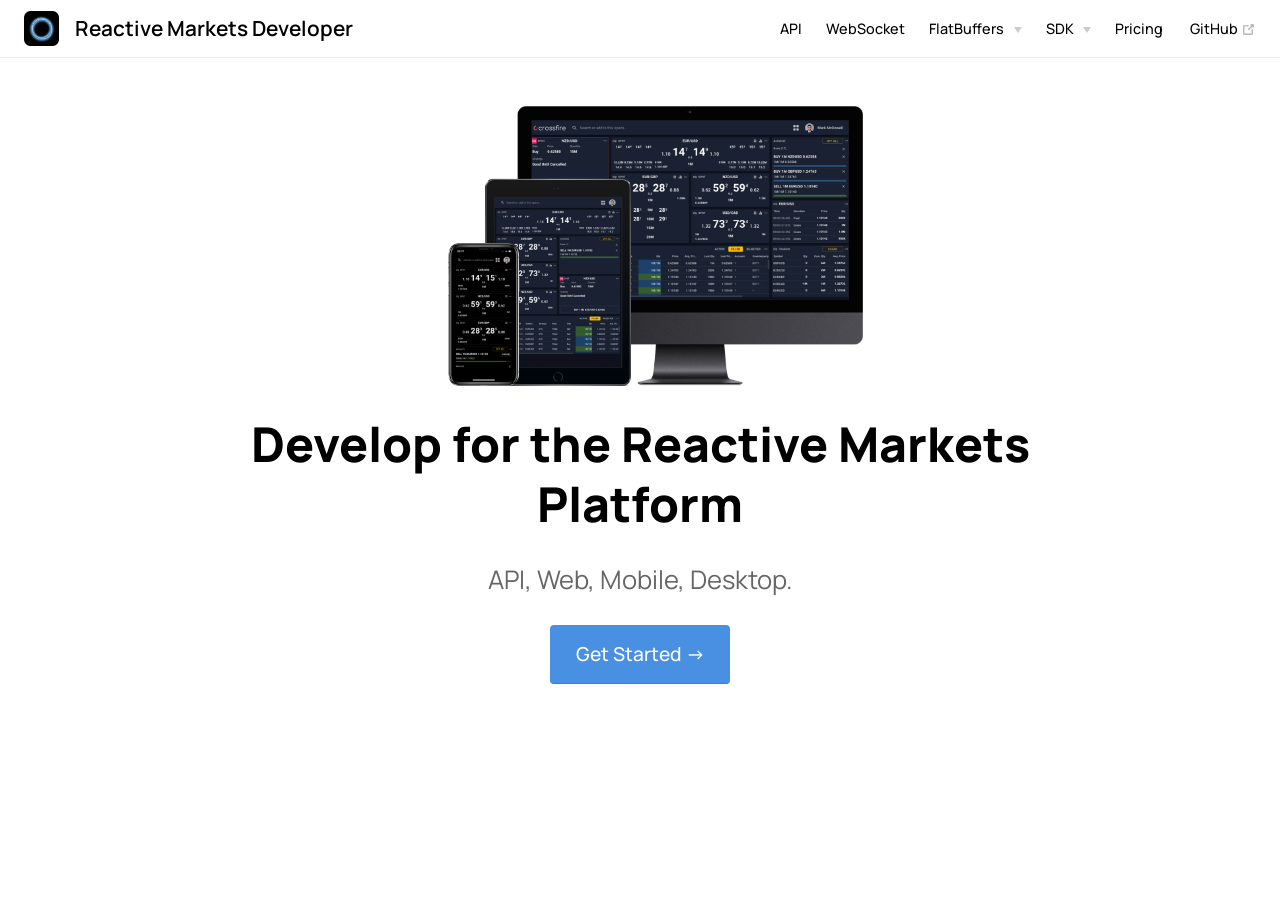
<file: index.html>
<!DOCTYPE html>
<html lang="en-US">
  <head>
    <meta charset="utf-8">
    <meta name="viewport" content="width=device-width,initial-scale=1">
    <title>Reactive Markets Developer</title>
    <meta name="generator" content="VuePress 1.5.0">
    <link rel="stylesheet" href="https://fonts.googleapis.com/css2?family=Manrope:wght@400;500;600;700;800&amp;display=swap">
    <link rel="icon" href="/favicon.ico">
    <link rel="manifest" href="/manifest.json">
    <link rel="apple-touch-icon" href="/icons/apple-touch-icon.png">
    <link rel="mask-icon" href="/icons/safari-pinned-tab.svg" color="#4A90E2">
    <meta name="description" content="API, Web, Mobile, Desktop.">
    <meta name="theme-color" content="#4A90E2">
    <meta name="apple-mobile-web-app-capable" content="yes">
    <meta name="apple-mobile-web-app-status-bar-style" content="black">
    <link rel="preload" href="/assets/css/0.styles.4841d2bb.css" as="style"><link rel="preload" href="/assets/js/app.a09b60b4.js" as="script"><link rel="preload" href="/assets/js/2.5ec4e8ac.js" as="script"><link rel="preload" href="/assets/js/6.6c9a955a.js" as="script"><link rel="preload" href="/assets/js/3.0a211d10.js" as="script"><link rel="prefetch" href="/assets/js/10.86ba8fa5.js"><link rel="prefetch" href="/assets/js/11.f64dc6d0.js"><link rel="prefetch" href="/assets/js/12.51bd3eac.js"><link rel="prefetch" href="/assets/js/13.d62b8441.js"><link rel="prefetch" href="/assets/js/14.1a458a4b.js"><link rel="prefetch" href="/assets/js/15.879d51d2.js"><link rel="prefetch" href="/assets/js/4.adf018d3.js"><link rel="prefetch" href="/assets/js/5.9817a826.js"><link rel="prefetch" href="/assets/js/7.914cb002.js"><link rel="prefetch" href="/assets/js/8.4ed3a662.js"><link rel="prefetch" href="/assets/js/9.4502d67e.js">
    <link rel="stylesheet" href="/assets/css/0.styles.4841d2bb.css">
  </head>
  <body>
    <div id="app" data-server-rendered="true"><div class="theme-container no-sidebar"><header class="navbar"><div class="sidebar-button"><svg xmlns="http://www.w3.org/2000/svg" aria-hidden="true" role="img" viewBox="0 0 448 512" class="icon"><path fill="currentColor" d="M436 124H12c-6.627 0-12-5.373-12-12V80c0-6.627 5.373-12 12-12h424c6.627 0 12 5.373 12 12v32c0 6.627-5.373 12-12 12zm0 160H12c-6.627 0-12-5.373-12-12v-32c0-6.627 5.373-12 12-12h424c6.627 0 12 5.373 12 12v32c0 6.627-5.373 12-12 12zm0 160H12c-6.627 0-12-5.373-12-12v-32c0-6.627 5.373-12 12-12h424c6.627 0 12 5.373 12 12v32c0 6.627-5.373 12-12 12z"></path></svg></div> <a href="/" class="home-link router-link-exact-active router-link-active"><img src="/favicon-64.png" alt="Reactive Markets Developer" class="logo"> <span class="site-name can-hide">Reactive Markets Developer</span></a> <div class="links"><!----> <nav class="nav-links can-hide"><div class="nav-item"><a href="/api/" class="nav-link">
  API
</a></div><div class="nav-item"><a href="/websocket/" class="nav-link">
  WebSocket
</a></div><div class="nav-item"><div class="dropdown-wrapper"><button type="button" aria-label="FlatBuffers" class="dropdown-title"><span class="title">FlatBuffers</span> <span class="arrow right"></span></button> <ul class="nav-dropdown" style="display:none;"><li class="dropdown-item"><!----> <a href="/flatbuffers/install/" class="nav-link">
  Install
</a></li><li class="dropdown-item"><!----> <a href="/flatbuffers/schema/" class="nav-link">
  Schema
</a></li></ul></div></div><div class="nav-item"><div class="dropdown-wrapper"><button type="button" aria-label="SDK" class="dropdown-title"><span class="title">SDK</span> <span class="arrow right"></span></button> <ul class="nav-dropdown" style="display:none;"><li class="dropdown-item"><!----> <a href="/sdk/java/" class="nav-link">
  Java
</a></li><li class="dropdown-item"><!----> <a href="/sdk/js/" class="nav-link">
  JavaScript
</a></li><li class="dropdown-item"><!----> <a href="/sdk/py/" class="nav-link">
  Python
</a></li></ul></div></div><div class="nav-item"><a href="/pricing/" class="nav-link">
  Pricing
</a></div> <a href="https://github.com/reactivemarkets/developer" target="_blank" rel="noopener noreferrer" class="repo-link">
    GitHub
    <svg xmlns="http://www.w3.org/2000/svg" aria-hidden="true" x="0px" y="0px" viewBox="0 0 100 100" width="15" height="15" class="icon outbound"><path fill="currentColor" d="M18.8,85.1h56l0,0c2.2,0,4-1.8,4-4v-32h-8v28h-48v-48h28v-8h-32l0,0c-2.2,0-4,1.8-4,4v56C14.8,83.3,16.6,85.1,18.8,85.1z"></path> <polygon fill="currentColor" points="45.7,48.7 51.3,54.3 77.2,28.5 77.2,37.2 85.2,37.2 85.2,14.9 62.8,14.9 62.8,22.9 71.5,22.9"></polygon></svg></a></nav></div></header> <div class="sidebar-mask"></div> <aside class="sidebar"><nav class="nav-links"><div class="nav-item"><a href="/api/" class="nav-link">
  API
</a></div><div class="nav-item"><a href="/websocket/" class="nav-link">
  WebSocket
</a></div><div class="nav-item"><div class="dropdown-wrapper"><button type="button" aria-label="FlatBuffers" class="dropdown-title"><span class="title">FlatBuffers</span> <span class="arrow right"></span></button> <ul class="nav-dropdown" style="display:none;"><li class="dropdown-item"><!----> <a href="/flatbuffers/install/" class="nav-link">
  Install
</a></li><li class="dropdown-item"><!----> <a href="/flatbuffers/schema/" class="nav-link">
  Schema
</a></li></ul></div></div><div class="nav-item"><div class="dropdown-wrapper"><button type="button" aria-label="SDK" class="dropdown-title"><span class="title">SDK</span> <span class="arrow right"></span></button> <ul class="nav-dropdown" style="display:none;"><li class="dropdown-item"><!----> <a href="/sdk/java/" class="nav-link">
  Java
</a></li><li class="dropdown-item"><!----> <a href="/sdk/js/" class="nav-link">
  JavaScript
</a></li><li class="dropdown-item"><!----> <a href="/sdk/py/" class="nav-link">
  Python
</a></li></ul></div></div><div class="nav-item"><a href="/pricing/" class="nav-link">
  Pricing
</a></div> <a href="https://github.com/reactivemarkets/developer" target="_blank" rel="noopener noreferrer" class="repo-link">
    GitHub
    <svg xmlns="http://www.w3.org/2000/svg" aria-hidden="true" x="0px" y="0px" viewBox="0 0 100 100" width="15" height="15" class="icon outbound"><path fill="currentColor" d="M18.8,85.1h56l0,0c2.2,0,4-1.8,4-4v-32h-8v28h-48v-48h28v-8h-32l0,0c-2.2,0-4,1.8-4,4v56C14.8,83.3,16.6,85.1,18.8,85.1z"></path> <polygon fill="currentColor" points="45.7,48.7 51.3,54.3 77.2,28.5 77.2,37.2 85.2,37.2 85.2,14.9 62.8,14.9 62.8,22.9 71.5,22.9"></polygon></svg></a></nav>  <ul class="sidebar-links"><li><section class="sidebar-group depth-0"><p class="sidebar-heading open"><span>Home</span> <!----></p> <!----></section></li></ul> </aside> <main aria-labelledby="main-title" class="home"><header class="hero"><img src="/devices.png" alt="hero"> <h1 id="main-title">
      Develop for the Reactive Markets Platform
    </h1> <p class="description">
      API, Web, Mobile, Desktop.
    </p> <p class="action"><a href="/api/" class="nav-link action-button">
  Get Started →
</a></p></header> <!----> <div class="theme-default-content custom content__default"></div> <!----></main></div><div class="global-ui"><!----><!----></div></div>
    <script src="/assets/js/app.a09b60b4.js" defer></script><script src="/assets/js/2.5ec4e8ac.js" defer></script><script src="/assets/js/6.6c9a955a.js" defer></script><script src="/assets/js/3.0a211d10.js" defer></script>
  </body>
</html>
</file>
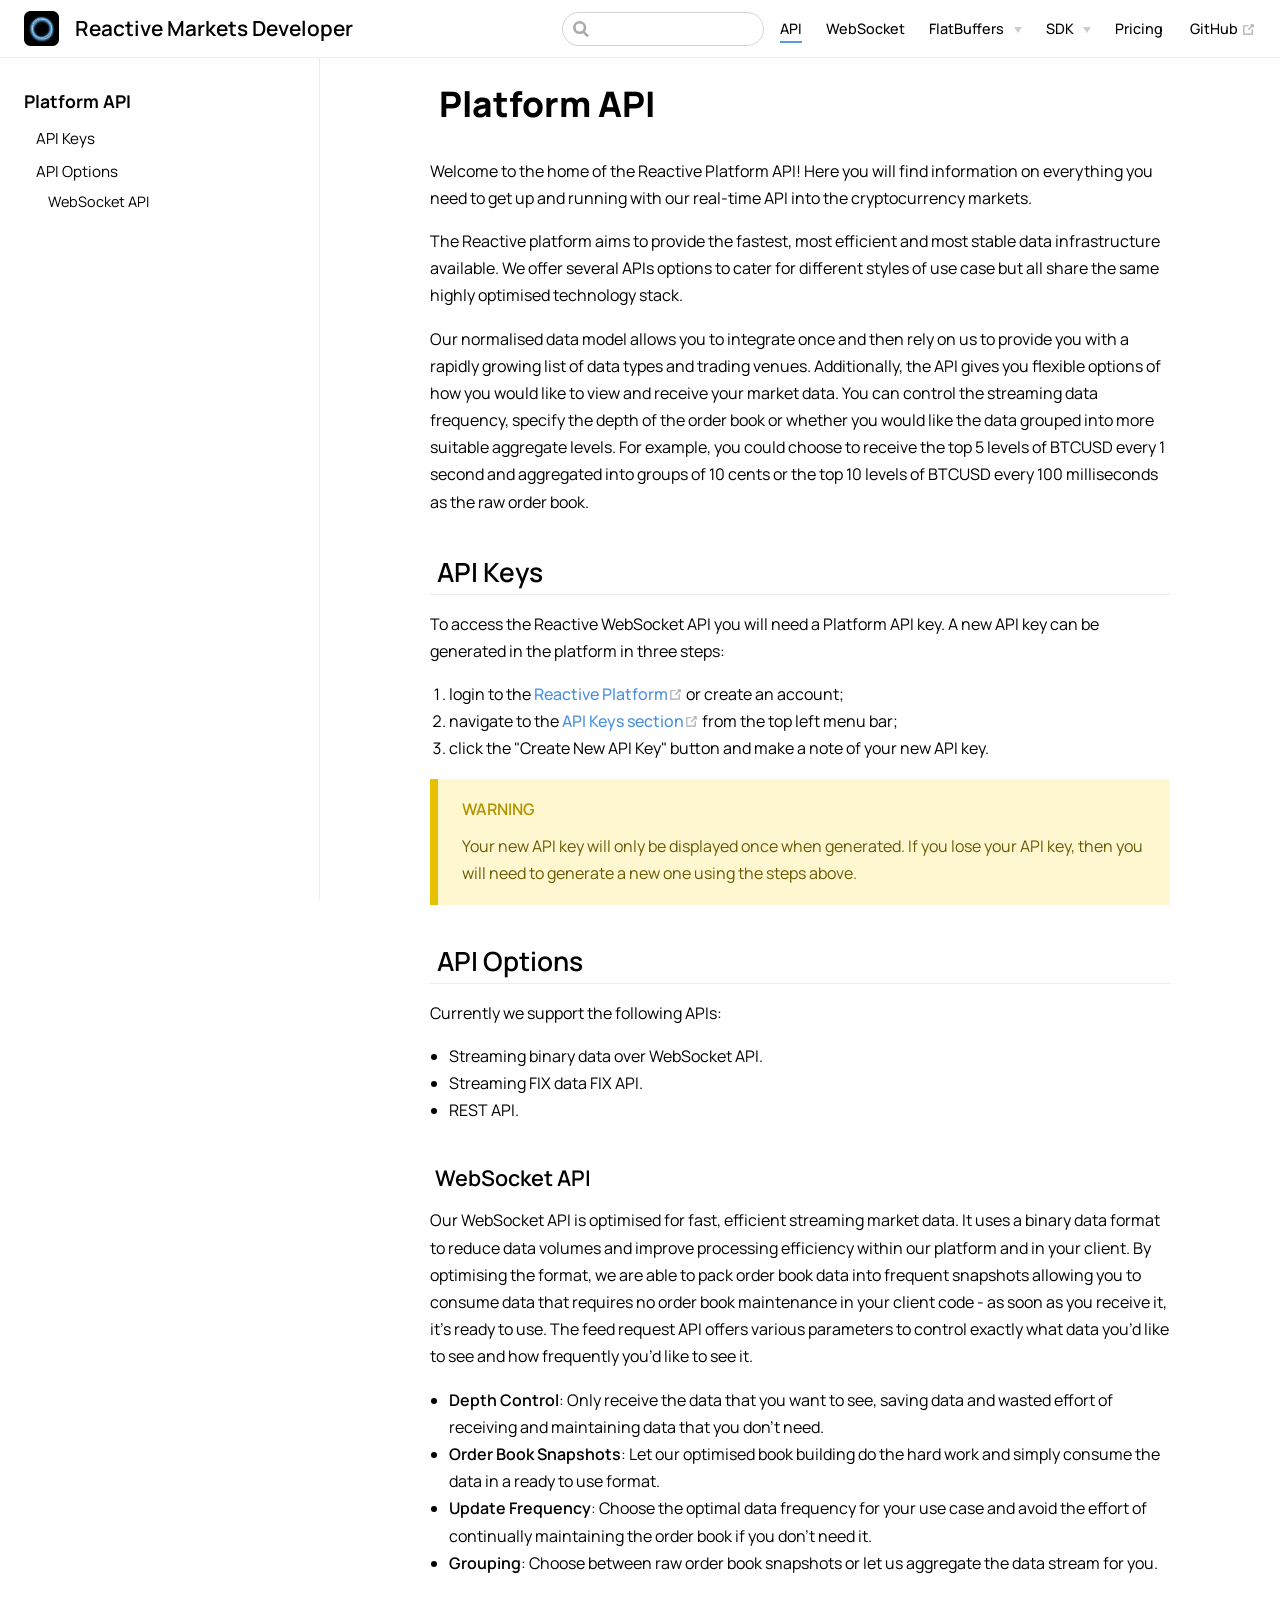
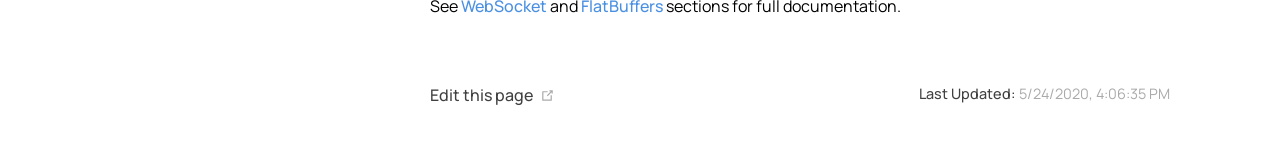
<file: api/index.html>
<!DOCTYPE html>
<html lang="en-US">
  <head>
    <meta charset="utf-8">
    <meta name="viewport" content="width=device-width,initial-scale=1">
    <title>Platform API | Reactive Markets Developer</title>
    <meta name="generator" content="VuePress 1.5.0">
    <link rel="stylesheet" href="https://fonts.googleapis.com/css2?family=Manrope:wght@400;500;600;700;800&amp;display=swap">
    <link rel="icon" href="/favicon.ico">
    <link rel="manifest" href="/manifest.json">
    <link rel="apple-touch-icon" href="/icons/apple-touch-icon.png">
    <link rel="mask-icon" href="/icons/safari-pinned-tab.svg" color="#4A90E2">
    <meta name="description" content="Develop for the Reactive Markets Platform">
    <meta name="theme-color" content="#4A90E2">
    <meta name="apple-mobile-web-app-capable" content="yes">
    <meta name="apple-mobile-web-app-status-bar-style" content="black">
    <link rel="preload" href="/assets/css/0.styles.4841d2bb.css" as="style"><link rel="preload" href="/assets/js/app.a09b60b4.js" as="script"><link rel="preload" href="/assets/js/2.5ec4e8ac.js" as="script"><link rel="preload" href="/assets/js/7.914cb002.js" as="script"><link rel="preload" href="/assets/js/3.0a211d10.js" as="script"><link rel="prefetch" href="/assets/js/10.86ba8fa5.js"><link rel="prefetch" href="/assets/js/11.f64dc6d0.js"><link rel="prefetch" href="/assets/js/12.51bd3eac.js"><link rel="prefetch" href="/assets/js/13.d62b8441.js"><link rel="prefetch" href="/assets/js/14.1a458a4b.js"><link rel="prefetch" href="/assets/js/15.879d51d2.js"><link rel="prefetch" href="/assets/js/4.adf018d3.js"><link rel="prefetch" href="/assets/js/5.9817a826.js"><link rel="prefetch" href="/assets/js/6.6c9a955a.js"><link rel="prefetch" href="/assets/js/8.4ed3a662.js"><link rel="prefetch" href="/assets/js/9.4502d67e.js">
    <link rel="stylesheet" href="/assets/css/0.styles.4841d2bb.css">
  </head>
  <body>
    <div id="app" data-server-rendered="true"><div class="theme-container"><header class="navbar"><div class="sidebar-button"><svg xmlns="http://www.w3.org/2000/svg" aria-hidden="true" role="img" viewBox="0 0 448 512" class="icon"><path fill="currentColor" d="M436 124H12c-6.627 0-12-5.373-12-12V80c0-6.627 5.373-12 12-12h424c6.627 0 12 5.373 12 12v32c0 6.627-5.373 12-12 12zm0 160H12c-6.627 0-12-5.373-12-12v-32c0-6.627 5.373-12 12-12h424c6.627 0 12 5.373 12 12v32c0 6.627-5.373 12-12 12zm0 160H12c-6.627 0-12-5.373-12-12v-32c0-6.627 5.373-12 12-12h424c6.627 0 12 5.373 12 12v32c0 6.627-5.373 12-12 12z"></path></svg></div> <a href="/" class="home-link router-link-active"><img src="/favicon-64.png" alt="Reactive Markets Developer" class="logo"> <span class="site-name can-hide">Reactive Markets Developer</span></a> <div class="links"><div class="search-box"><input aria-label="Search" autocomplete="off" spellcheck="false" value=""> <!----></div> <nav class="nav-links can-hide"><div class="nav-item"><a href="/api/" class="nav-link router-link-exact-active router-link-active">
  API
</a></div><div class="nav-item"><a href="/websocket/" class="nav-link">
  WebSocket
</a></div><div class="nav-item"><div class="dropdown-wrapper"><button type="button" aria-label="FlatBuffers" class="dropdown-title"><span class="title">FlatBuffers</span> <span class="arrow right"></span></button> <ul class="nav-dropdown" style="display:none;"><li class="dropdown-item"><!----> <a href="/flatbuffers/install/" class="nav-link">
  Install
</a></li><li class="dropdown-item"><!----> <a href="/flatbuffers/schema/" class="nav-link">
  Schema
</a></li></ul></div></div><div class="nav-item"><div class="dropdown-wrapper"><button type="button" aria-label="SDK" class="dropdown-title"><span class="title">SDK</span> <span class="arrow right"></span></button> <ul class="nav-dropdown" style="display:none;"><li class="dropdown-item"><!----> <a href="/sdk/java/" class="nav-link">
  Java
</a></li><li class="dropdown-item"><!----> <a href="/sdk/js/" class="nav-link">
  JavaScript
</a></li><li class="dropdown-item"><!----> <a href="/sdk/py/" class="nav-link">
  Python
</a></li></ul></div></div><div class="nav-item"><a href="/pricing/" class="nav-link">
  Pricing
</a></div> <a href="https://github.com/reactivemarkets/developer" target="_blank" rel="noopener noreferrer" class="repo-link">
    GitHub
    <svg xmlns="http://www.w3.org/2000/svg" aria-hidden="true" x="0px" y="0px" viewBox="0 0 100 100" width="15" height="15" class="icon outbound"><path fill="currentColor" d="M18.8,85.1h56l0,0c2.2,0,4-1.8,4-4v-32h-8v28h-48v-48h28v-8h-32l0,0c-2.2,0-4,1.8-4,4v56C14.8,83.3,16.6,85.1,18.8,85.1z"></path> <polygon fill="currentColor" points="45.7,48.7 51.3,54.3 77.2,28.5 77.2,37.2 85.2,37.2 85.2,14.9 62.8,14.9 62.8,22.9 71.5,22.9"></polygon></svg></a></nav></div></header> <div class="sidebar-mask"></div> <aside class="sidebar"><nav class="nav-links"><div class="nav-item"><a href="/api/" class="nav-link router-link-exact-active router-link-active">
  API
</a></div><div class="nav-item"><a href="/websocket/" class="nav-link">
  WebSocket
</a></div><div class="nav-item"><div class="dropdown-wrapper"><button type="button" aria-label="FlatBuffers" class="dropdown-title"><span class="title">FlatBuffers</span> <span class="arrow right"></span></button> <ul class="nav-dropdown" style="display:none;"><li class="dropdown-item"><!----> <a href="/flatbuffers/install/" class="nav-link">
  Install
</a></li><li class="dropdown-item"><!----> <a href="/flatbuffers/schema/" class="nav-link">
  Schema
</a></li></ul></div></div><div class="nav-item"><div class="dropdown-wrapper"><button type="button" aria-label="SDK" class="dropdown-title"><span class="title">SDK</span> <span class="arrow right"></span></button> <ul class="nav-dropdown" style="display:none;"><li class="dropdown-item"><!----> <a href="/sdk/java/" class="nav-link">
  Java
</a></li><li class="dropdown-item"><!----> <a href="/sdk/js/" class="nav-link">
  JavaScript
</a></li><li class="dropdown-item"><!----> <a href="/sdk/py/" class="nav-link">
  Python
</a></li></ul></div></div><div class="nav-item"><a href="/pricing/" class="nav-link">
  Pricing
</a></div> <a href="https://github.com/reactivemarkets/developer" target="_blank" rel="noopener noreferrer" class="repo-link">
    GitHub
    <svg xmlns="http://www.w3.org/2000/svg" aria-hidden="true" x="0px" y="0px" viewBox="0 0 100 100" width="15" height="15" class="icon outbound"><path fill="currentColor" d="M18.8,85.1h56l0,0c2.2,0,4-1.8,4-4v-32h-8v28h-48v-48h28v-8h-32l0,0c-2.2,0-4,1.8-4,4v56C14.8,83.3,16.6,85.1,18.8,85.1z"></path> <polygon fill="currentColor" points="45.7,48.7 51.3,54.3 77.2,28.5 77.2,37.2 85.2,37.2 85.2,14.9 62.8,14.9 62.8,22.9 71.5,22.9"></polygon></svg></a></nav>  <ul class="sidebar-links"><li><section class="sidebar-group depth-0"><p class="sidebar-heading open"><span>Platform API</span> <!----></p> <ul class="sidebar-links sidebar-group-items"><li><a href="/api/#api-keys" class="sidebar-link">API Keys</a><ul class="sidebar-sub-headers"></ul></li><li><a href="/api/#api-options" class="sidebar-link">API Options</a><ul class="sidebar-sub-headers"><li class="sidebar-sub-header"><a href="/api/#websocket-api" class="sidebar-link">WebSocket API</a></li></ul></li></ul></section></li></ul> </aside> <main class="page"> <div class="theme-default-content content__default"><h1 id="platform-api"><a href="#platform-api" class="header-anchor">#</a> Platform API</h1> <p>Welcome to the home of the Reactive Platform API! Here you will find information on everything you
need to get up and running with our real-time API into the cryptocurrency markets.</p> <p>The Reactive platform aims to provide the fastest, most efficient and most stable data
infrastructure available. We offer several APIs options to cater for different styles of use case
but all share the same highly optimised technology stack.</p> <p>Our normalised data model allows you to integrate once and then rely on us to provide you with a
rapidly growing list of data types and trading venues. Additionally, the API gives you flexible
options of how you would like to view and receive your market data. You can control the streaming
data frequency, specify the depth of the order book or whether you would like the data grouped into
more suitable aggregate levels. For example, you could choose to receive the top 5 levels of BTCUSD
every 1 second and aggregated into groups of 10 cents or the top 10 levels of BTCUSD every 100
milliseconds as the raw order book.</p> <h2 id="api-keys"><a href="#api-keys" class="header-anchor">#</a> API Keys</h2> <p>To access the Reactive WebSocket API you will need a Platform API key. A new API key can be
generated in the platform in three steps:</p> <ol><li>login to the <a href="https://platform.reactivemarkets.com" target="_blank" rel="noopener noreferrer">Reactive Platform<svg xmlns="http://www.w3.org/2000/svg" aria-hidden="true" x="0px" y="0px" viewBox="0 0 100 100" width="15" height="15" class="icon outbound"><path fill="currentColor" d="M18.8,85.1h56l0,0c2.2,0,4-1.8,4-4v-32h-8v28h-48v-48h28v-8h-32l0,0c-2.2,0-4,1.8-4,4v56C14.8,83.3,16.6,85.1,18.8,85.1z"></path> <polygon fill="currentColor" points="45.7,48.7 51.3,54.3 77.2,28.5 77.2,37.2 85.2,37.2 85.2,14.9 62.8,14.9 62.8,22.9 71.5,22.9"></polygon></svg></a> or create an account;</li> <li>navigate to the <a href="https://platform.reactivemarkets.com/keys" target="_blank" rel="noopener noreferrer">API Keys section<svg xmlns="http://www.w3.org/2000/svg" aria-hidden="true" x="0px" y="0px" viewBox="0 0 100 100" width="15" height="15" class="icon outbound"><path fill="currentColor" d="M18.8,85.1h56l0,0c2.2,0,4-1.8,4-4v-32h-8v28h-48v-48h28v-8h-32l0,0c-2.2,0-4,1.8-4,4v56C14.8,83.3,16.6,85.1,18.8,85.1z"></path> <polygon fill="currentColor" points="45.7,48.7 51.3,54.3 77.2,28.5 77.2,37.2 85.2,37.2 85.2,14.9 62.8,14.9 62.8,22.9 71.5,22.9"></polygon></svg></a> from the top left
menu bar;</li> <li>click the &quot;Create New API Key&quot; button and make a note of your new API key.</li></ol> <div class="custom-block warning"><p class="custom-block-title">WARNING</p> <p>Your new API key will only be displayed once when generated. If you lose your API key, then you will
need to generate a new one using the steps above.</p></div> <h2 id="api-options"><a href="#api-options" class="header-anchor">#</a> API Options</h2> <p>Currently we support the following APIs:</p> <ul><li>Streaming binary data over WebSocket API.</li> <li>Streaming FIX data FIX API.</li> <li>REST API.</li></ul> <h3 id="websocket-api"><a href="#websocket-api" class="header-anchor">#</a> WebSocket API</h3> <p>Our WebSocket API is optimised for fast, efficient streaming market data. It uses a binary data
format to reduce data volumes and improve processing efficiency within our platform and in your
client. By optimising the format, we are able to pack order book data into frequent snapshots
allowing you to consume data that requires no order book maintenance in your client code - as soon
as you receive it, it’s ready to use. The feed request API offers various parameters to control
exactly what data you’d like to see and how frequently you’d like to see it.</p> <ul><li><strong>Depth Control</strong>: Only receive the data that you want to see, saving data and wasted effort of
receiving and maintaining data that you don't need.</li> <li><strong>Order Book Snapshots</strong>: Let our optimised book building do the hard work and simply consume the
data in a ready to use format.</li> <li><strong>Update Frequency</strong>: Choose the optimal data frequency for your use case and avoid the effort of
continually maintaining the order book if you don't need it.</li> <li><strong>Grouping</strong>: Choose between raw order book snapshots or let us aggregate the data stream for you.</li></ul> <p>See <a href="/websocket/">WebSocket</a> and <a href="/flatbuffers/install/">FlatBuffers</a> sections for full
documentation.</p></div> <footer class="page-edit"><div class="edit-link"><a href="https://github.com/reactivemarkets/developer/edit/master/docs/api/README.md" target="_blank" rel="noopener noreferrer">Edit this page</a> <svg xmlns="http://www.w3.org/2000/svg" aria-hidden="true" x="0px" y="0px" viewBox="0 0 100 100" width="15" height="15" class="icon outbound"><path fill="currentColor" d="M18.8,85.1h56l0,0c2.2,0,4-1.8,4-4v-32h-8v28h-48v-48h28v-8h-32l0,0c-2.2,0-4,1.8-4,4v56C14.8,83.3,16.6,85.1,18.8,85.1z"></path> <polygon fill="currentColor" points="45.7,48.7 51.3,54.3 77.2,28.5 77.2,37.2 85.2,37.2 85.2,14.9 62.8,14.9 62.8,22.9 71.5,22.9"></polygon></svg></div> <div class="last-updated"><span class="prefix">Last Updated:</span> <span class="time">5/24/2020, 4:06:35 PM</span></div></footer> <!----> </main></div><div class="global-ui"><!----><!----></div></div>
    <script src="/assets/js/app.a09b60b4.js" defer></script><script src="/assets/js/2.5ec4e8ac.js" defer></script><script src="/assets/js/7.914cb002.js" defer></script><script src="/assets/js/3.0a211d10.js" defer></script>
  </body>
</html>
</file>
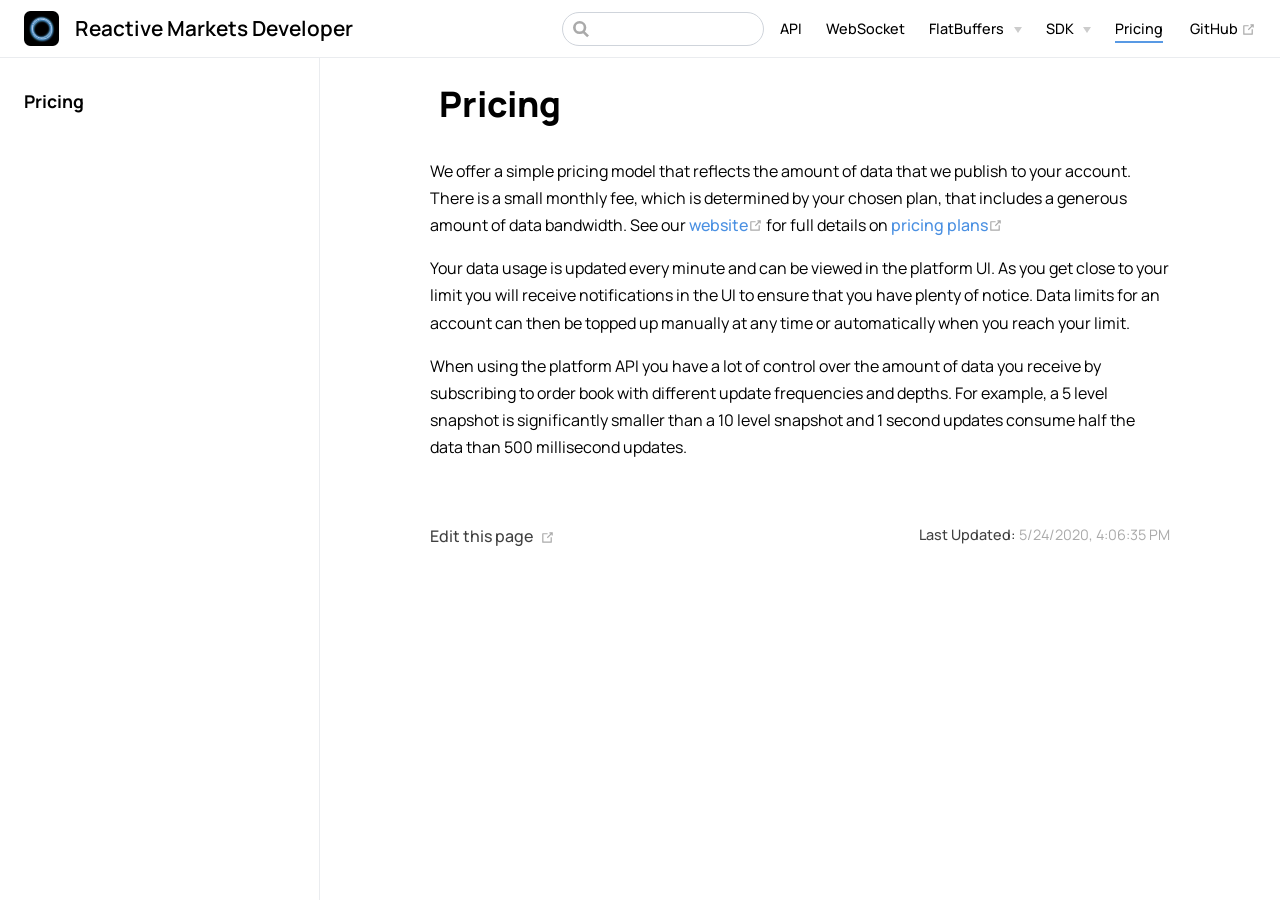
<file: pricing/index.html>
<!DOCTYPE html>
<html lang="en-US">
  <head>
    <meta charset="utf-8">
    <meta name="viewport" content="width=device-width,initial-scale=1">
    <title>Pricing | Reactive Markets Developer</title>
    <meta name="generator" content="VuePress 1.5.0">
    <link rel="stylesheet" href="https://fonts.googleapis.com/css2?family=Manrope:wght@400;500;600;700;800&amp;display=swap">
    <link rel="icon" href="/favicon.ico">
    <link rel="manifest" href="/manifest.json">
    <link rel="apple-touch-icon" href="/icons/apple-touch-icon.png">
    <link rel="mask-icon" href="/icons/safari-pinned-tab.svg" color="#4A90E2">
    <meta name="description" content="Develop for the Reactive Markets Platform">
    <meta name="theme-color" content="#4A90E2">
    <meta name="apple-mobile-web-app-capable" content="yes">
    <meta name="apple-mobile-web-app-status-bar-style" content="black">
    <link rel="preload" href="/assets/css/0.styles.4841d2bb.css" as="style"><link rel="preload" href="/assets/js/app.a09b60b4.js" as="script"><link rel="preload" href="/assets/js/2.5ec4e8ac.js" as="script"><link rel="preload" href="/assets/js/10.86ba8fa5.js" as="script"><link rel="preload" href="/assets/js/3.0a211d10.js" as="script"><link rel="prefetch" href="/assets/js/11.f64dc6d0.js"><link rel="prefetch" href="/assets/js/12.51bd3eac.js"><link rel="prefetch" href="/assets/js/13.d62b8441.js"><link rel="prefetch" href="/assets/js/14.1a458a4b.js"><link rel="prefetch" href="/assets/js/15.879d51d2.js"><link rel="prefetch" href="/assets/js/4.adf018d3.js"><link rel="prefetch" href="/assets/js/5.9817a826.js"><link rel="prefetch" href="/assets/js/6.6c9a955a.js"><link rel="prefetch" href="/assets/js/7.914cb002.js"><link rel="prefetch" href="/assets/js/8.4ed3a662.js"><link rel="prefetch" href="/assets/js/9.4502d67e.js">
    <link rel="stylesheet" href="/assets/css/0.styles.4841d2bb.css">
  </head>
  <body>
    <div id="app" data-server-rendered="true"><div class="theme-container"><header class="navbar"><div class="sidebar-button"><svg xmlns="http://www.w3.org/2000/svg" aria-hidden="true" role="img" viewBox="0 0 448 512" class="icon"><path fill="currentColor" d="M436 124H12c-6.627 0-12-5.373-12-12V80c0-6.627 5.373-12 12-12h424c6.627 0 12 5.373 12 12v32c0 6.627-5.373 12-12 12zm0 160H12c-6.627 0-12-5.373-12-12v-32c0-6.627 5.373-12 12-12h424c6.627 0 12 5.373 12 12v32c0 6.627-5.373 12-12 12zm0 160H12c-6.627 0-12-5.373-12-12v-32c0-6.627 5.373-12 12-12h424c6.627 0 12 5.373 12 12v32c0 6.627-5.373 12-12 12z"></path></svg></div> <a href="/" class="home-link router-link-active"><img src="/favicon-64.png" alt="Reactive Markets Developer" class="logo"> <span class="site-name can-hide">Reactive Markets Developer</span></a> <div class="links"><div class="search-box"><input aria-label="Search" autocomplete="off" spellcheck="false" value=""> <!----></div> <nav class="nav-links can-hide"><div class="nav-item"><a href="/api/" class="nav-link">
  API
</a></div><div class="nav-item"><a href="/websocket/" class="nav-link">
  WebSocket
</a></div><div class="nav-item"><div class="dropdown-wrapper"><button type="button" aria-label="FlatBuffers" class="dropdown-title"><span class="title">FlatBuffers</span> <span class="arrow right"></span></button> <ul class="nav-dropdown" style="display:none;"><li class="dropdown-item"><!----> <a href="/flatbuffers/install/" class="nav-link">
  Install
</a></li><li class="dropdown-item"><!----> <a href="/flatbuffers/schema/" class="nav-link">
  Schema
</a></li></ul></div></div><div class="nav-item"><div class="dropdown-wrapper"><button type="button" aria-label="SDK" class="dropdown-title"><span class="title">SDK</span> <span class="arrow right"></span></button> <ul class="nav-dropdown" style="display:none;"><li class="dropdown-item"><!----> <a href="/sdk/java/" class="nav-link">
  Java
</a></li><li class="dropdown-item"><!----> <a href="/sdk/js/" class="nav-link">
  JavaScript
</a></li><li class="dropdown-item"><!----> <a href="/sdk/py/" class="nav-link">
  Python
</a></li></ul></div></div><div class="nav-item"><a href="/pricing/" class="nav-link router-link-exact-active router-link-active">
  Pricing
</a></div> <a href="https://github.com/reactivemarkets/developer" target="_blank" rel="noopener noreferrer" class="repo-link">
    GitHub
    <svg xmlns="http://www.w3.org/2000/svg" aria-hidden="true" x="0px" y="0px" viewBox="0 0 100 100" width="15" height="15" class="icon outbound"><path fill="currentColor" d="M18.8,85.1h56l0,0c2.2,0,4-1.8,4-4v-32h-8v28h-48v-48h28v-8h-32l0,0c-2.2,0-4,1.8-4,4v56C14.8,83.3,16.6,85.1,18.8,85.1z"></path> <polygon fill="currentColor" points="45.7,48.7 51.3,54.3 77.2,28.5 77.2,37.2 85.2,37.2 85.2,14.9 62.8,14.9 62.8,22.9 71.5,22.9"></polygon></svg></a></nav></div></header> <div class="sidebar-mask"></div> <aside class="sidebar"><nav class="nav-links"><div class="nav-item"><a href="/api/" class="nav-link">
  API
</a></div><div class="nav-item"><a href="/websocket/" class="nav-link">
  WebSocket
</a></div><div class="nav-item"><div class="dropdown-wrapper"><button type="button" aria-label="FlatBuffers" class="dropdown-title"><span class="title">FlatBuffers</span> <span class="arrow right"></span></button> <ul class="nav-dropdown" style="display:none;"><li class="dropdown-item"><!----> <a href="/flatbuffers/install/" class="nav-link">
  Install
</a></li><li class="dropdown-item"><!----> <a href="/flatbuffers/schema/" class="nav-link">
  Schema
</a></li></ul></div></div><div class="nav-item"><div class="dropdown-wrapper"><button type="button" aria-label="SDK" class="dropdown-title"><span class="title">SDK</span> <span class="arrow right"></span></button> <ul class="nav-dropdown" style="display:none;"><li class="dropdown-item"><!----> <a href="/sdk/java/" class="nav-link">
  Java
</a></li><li class="dropdown-item"><!----> <a href="/sdk/js/" class="nav-link">
  JavaScript
</a></li><li class="dropdown-item"><!----> <a href="/sdk/py/" class="nav-link">
  Python
</a></li></ul></div></div><div class="nav-item"><a href="/pricing/" class="nav-link router-link-exact-active router-link-active">
  Pricing
</a></div> <a href="https://github.com/reactivemarkets/developer" target="_blank" rel="noopener noreferrer" class="repo-link">
    GitHub
    <svg xmlns="http://www.w3.org/2000/svg" aria-hidden="true" x="0px" y="0px" viewBox="0 0 100 100" width="15" height="15" class="icon outbound"><path fill="currentColor" d="M18.8,85.1h56l0,0c2.2,0,4-1.8,4-4v-32h-8v28h-48v-48h28v-8h-32l0,0c-2.2,0-4,1.8-4,4v56C14.8,83.3,16.6,85.1,18.8,85.1z"></path> <polygon fill="currentColor" points="45.7,48.7 51.3,54.3 77.2,28.5 77.2,37.2 85.2,37.2 85.2,14.9 62.8,14.9 62.8,22.9 71.5,22.9"></polygon></svg></a></nav>  <ul class="sidebar-links"><li><section class="sidebar-group depth-0"><p class="sidebar-heading open"><span>Pricing</span> <!----></p> <!----></section></li></ul> </aside> <main class="page"> <div class="theme-default-content content__default"><h1 id="pricing"><a href="#pricing" class="header-anchor">#</a> Pricing</h1> <p>We offer a simple pricing model that reflects the amount of data that we publish to your account.
There is a small monthly fee, which is determined by your chosen plan, that includes a generous
amount of data bandwidth. See our <a href="https://reactivemarkets.com" target="_blank" rel="noopener noreferrer">website<svg xmlns="http://www.w3.org/2000/svg" aria-hidden="true" x="0px" y="0px" viewBox="0 0 100 100" width="15" height="15" class="icon outbound"><path fill="currentColor" d="M18.8,85.1h56l0,0c2.2,0,4-1.8,4-4v-32h-8v28h-48v-48h28v-8h-32l0,0c-2.2,0-4,1.8-4,4v56C14.8,83.3,16.6,85.1,18.8,85.1z"></path> <polygon fill="currentColor" points="45.7,48.7 51.3,54.3 77.2,28.5 77.2,37.2 85.2,37.2 85.2,14.9 62.8,14.9 62.8,22.9 71.5,22.9"></polygon></svg></a> for full details on
<a href="https://reactivemarkets.com/pricing" target="_blank" rel="noopener noreferrer">pricing plans<svg xmlns="http://www.w3.org/2000/svg" aria-hidden="true" x="0px" y="0px" viewBox="0 0 100 100" width="15" height="15" class="icon outbound"><path fill="currentColor" d="M18.8,85.1h56l0,0c2.2,0,4-1.8,4-4v-32h-8v28h-48v-48h28v-8h-32l0,0c-2.2,0-4,1.8-4,4v56C14.8,83.3,16.6,85.1,18.8,85.1z"></path> <polygon fill="currentColor" points="45.7,48.7 51.3,54.3 77.2,28.5 77.2,37.2 85.2,37.2 85.2,14.9 62.8,14.9 62.8,22.9 71.5,22.9"></polygon></svg></a></p> <p>Your data usage is updated every minute and can be viewed in the platform UI. As you get close to
your limit you will receive notifications in the UI to ensure that you have plenty of notice. Data
limits for an account can then be topped up manually at any time or automatically when you reach
your limit.</p> <p>When using the platform API you have a lot of control over the amount of data you receive by
subscribing to order book with different update frequencies and depths. For example, a 5 level
snapshot is significantly smaller than a 10 level snapshot and 1 second updates consume half the
data than 500 millisecond updates.</p></div> <footer class="page-edit"><div class="edit-link"><a href="https://github.com/reactivemarkets/developer/edit/master/docs/pricing/README.md" target="_blank" rel="noopener noreferrer">Edit this page</a> <svg xmlns="http://www.w3.org/2000/svg" aria-hidden="true" x="0px" y="0px" viewBox="0 0 100 100" width="15" height="15" class="icon outbound"><path fill="currentColor" d="M18.8,85.1h56l0,0c2.2,0,4-1.8,4-4v-32h-8v28h-48v-48h28v-8h-32l0,0c-2.2,0-4,1.8-4,4v56C14.8,83.3,16.6,85.1,18.8,85.1z"></path> <polygon fill="currentColor" points="45.7,48.7 51.3,54.3 77.2,28.5 77.2,37.2 85.2,37.2 85.2,14.9 62.8,14.9 62.8,22.9 71.5,22.9"></polygon></svg></div> <div class="last-updated"><span class="prefix">Last Updated:</span> <span class="time">5/24/2020, 4:06:35 PM</span></div></footer> <!----> </main></div><div class="global-ui"><!----><!----></div></div>
    <script src="/assets/js/app.a09b60b4.js" defer></script><script src="/assets/js/2.5ec4e8ac.js" defer></script><script src="/assets/js/10.86ba8fa5.js" defer></script><script src="/assets/js/3.0a211d10.js" defer></script>
  </body>
</html>
</file>
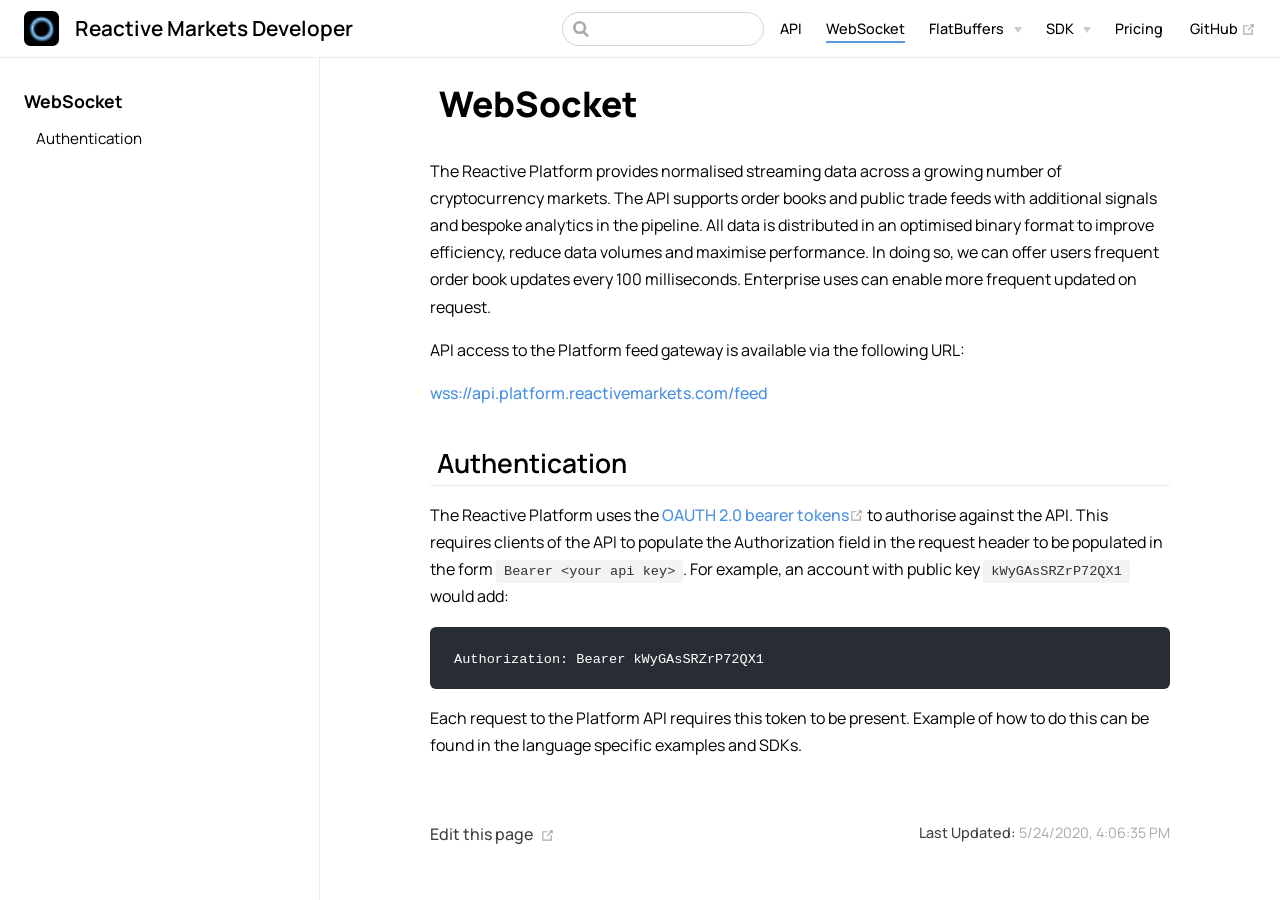
<file: websocket/index.html>
<!DOCTYPE html>
<html lang="en-US">
  <head>
    <meta charset="utf-8">
    <meta name="viewport" content="width=device-width,initial-scale=1">
    <title>WebSocket | Reactive Markets Developer</title>
    <meta name="generator" content="VuePress 1.5.0">
    <link rel="stylesheet" href="https://fonts.googleapis.com/css2?family=Manrope:wght@400;500;600;700;800&amp;display=swap">
    <link rel="icon" href="/favicon.ico">
    <link rel="manifest" href="/manifest.json">
    <link rel="apple-touch-icon" href="/icons/apple-touch-icon.png">
    <link rel="mask-icon" href="/icons/safari-pinned-tab.svg" color="#4A90E2">
    <meta name="description" content="Develop for the Reactive Markets Platform">
    <meta name="theme-color" content="#4A90E2">
    <meta name="apple-mobile-web-app-capable" content="yes">
    <meta name="apple-mobile-web-app-status-bar-style" content="black">
    <link rel="preload" href="/assets/css/0.styles.4841d2bb.css" as="style"><link rel="preload" href="/assets/js/app.a09b60b4.js" as="script"><link rel="preload" href="/assets/js/2.5ec4e8ac.js" as="script"><link rel="preload" href="/assets/js/14.1a458a4b.js" as="script"><link rel="preload" href="/assets/js/3.0a211d10.js" as="script"><link rel="prefetch" href="/assets/js/10.86ba8fa5.js"><link rel="prefetch" href="/assets/js/11.f64dc6d0.js"><link rel="prefetch" href="/assets/js/12.51bd3eac.js"><link rel="prefetch" href="/assets/js/13.d62b8441.js"><link rel="prefetch" href="/assets/js/15.879d51d2.js"><link rel="prefetch" href="/assets/js/4.adf018d3.js"><link rel="prefetch" href="/assets/js/5.9817a826.js"><link rel="prefetch" href="/assets/js/6.6c9a955a.js"><link rel="prefetch" href="/assets/js/7.914cb002.js"><link rel="prefetch" href="/assets/js/8.4ed3a662.js"><link rel="prefetch" href="/assets/js/9.4502d67e.js">
    <link rel="stylesheet" href="/assets/css/0.styles.4841d2bb.css">
  </head>
  <body>
    <div id="app" data-server-rendered="true"><div class="theme-container"><header class="navbar"><div class="sidebar-button"><svg xmlns="http://www.w3.org/2000/svg" aria-hidden="true" role="img" viewBox="0 0 448 512" class="icon"><path fill="currentColor" d="M436 124H12c-6.627 0-12-5.373-12-12V80c0-6.627 5.373-12 12-12h424c6.627 0 12 5.373 12 12v32c0 6.627-5.373 12-12 12zm0 160H12c-6.627 0-12-5.373-12-12v-32c0-6.627 5.373-12 12-12h424c6.627 0 12 5.373 12 12v32c0 6.627-5.373 12-12 12zm0 160H12c-6.627 0-12-5.373-12-12v-32c0-6.627 5.373-12 12-12h424c6.627 0 12 5.373 12 12v32c0 6.627-5.373 12-12 12z"></path></svg></div> <a href="/" class="home-link router-link-active"><img src="/favicon-64.png" alt="Reactive Markets Developer" class="logo"> <span class="site-name can-hide">Reactive Markets Developer</span></a> <div class="links"><div class="search-box"><input aria-label="Search" autocomplete="off" spellcheck="false" value=""> <!----></div> <nav class="nav-links can-hide"><div class="nav-item"><a href="/api/" class="nav-link">
  API
</a></div><div class="nav-item"><a href="/websocket/" class="nav-link router-link-exact-active router-link-active">
  WebSocket
</a></div><div class="nav-item"><div class="dropdown-wrapper"><button type="button" aria-label="FlatBuffers" class="dropdown-title"><span class="title">FlatBuffers</span> <span class="arrow right"></span></button> <ul class="nav-dropdown" style="display:none;"><li class="dropdown-item"><!----> <a href="/flatbuffers/install/" class="nav-link">
  Install
</a></li><li class="dropdown-item"><!----> <a href="/flatbuffers/schema/" class="nav-link">
  Schema
</a></li></ul></div></div><div class="nav-item"><div class="dropdown-wrapper"><button type="button" aria-label="SDK" class="dropdown-title"><span class="title">SDK</span> <span class="arrow right"></span></button> <ul class="nav-dropdown" style="display:none;"><li class="dropdown-item"><!----> <a href="/sdk/java/" class="nav-link">
  Java
</a></li><li class="dropdown-item"><!----> <a href="/sdk/js/" class="nav-link">
  JavaScript
</a></li><li class="dropdown-item"><!----> <a href="/sdk/py/" class="nav-link">
  Python
</a></li></ul></div></div><div class="nav-item"><a href="/pricing/" class="nav-link">
  Pricing
</a></div> <a href="https://github.com/reactivemarkets/developer" target="_blank" rel="noopener noreferrer" class="repo-link">
    GitHub
    <svg xmlns="http://www.w3.org/2000/svg" aria-hidden="true" x="0px" y="0px" viewBox="0 0 100 100" width="15" height="15" class="icon outbound"><path fill="currentColor" d="M18.8,85.1h56l0,0c2.2,0,4-1.8,4-4v-32h-8v28h-48v-48h28v-8h-32l0,0c-2.2,0-4,1.8-4,4v56C14.8,83.3,16.6,85.1,18.8,85.1z"></path> <polygon fill="currentColor" points="45.7,48.7 51.3,54.3 77.2,28.5 77.2,37.2 85.2,37.2 85.2,14.9 62.8,14.9 62.8,22.9 71.5,22.9"></polygon></svg></a></nav></div></header> <div class="sidebar-mask"></div> <aside class="sidebar"><nav class="nav-links"><div class="nav-item"><a href="/api/" class="nav-link">
  API
</a></div><div class="nav-item"><a href="/websocket/" class="nav-link router-link-exact-active router-link-active">
  WebSocket
</a></div><div class="nav-item"><div class="dropdown-wrapper"><button type="button" aria-label="FlatBuffers" class="dropdown-title"><span class="title">FlatBuffers</span> <span class="arrow right"></span></button> <ul class="nav-dropdown" style="display:none;"><li class="dropdown-item"><!----> <a href="/flatbuffers/install/" class="nav-link">
  Install
</a></li><li class="dropdown-item"><!----> <a href="/flatbuffers/schema/" class="nav-link">
  Schema
</a></li></ul></div></div><div class="nav-item"><div class="dropdown-wrapper"><button type="button" aria-label="SDK" class="dropdown-title"><span class="title">SDK</span> <span class="arrow right"></span></button> <ul class="nav-dropdown" style="display:none;"><li class="dropdown-item"><!----> <a href="/sdk/java/" class="nav-link">
  Java
</a></li><li class="dropdown-item"><!----> <a href="/sdk/js/" class="nav-link">
  JavaScript
</a></li><li class="dropdown-item"><!----> <a href="/sdk/py/" class="nav-link">
  Python
</a></li></ul></div></div><div class="nav-item"><a href="/pricing/" class="nav-link">
  Pricing
</a></div> <a href="https://github.com/reactivemarkets/developer" target="_blank" rel="noopener noreferrer" class="repo-link">
    GitHub
    <svg xmlns="http://www.w3.org/2000/svg" aria-hidden="true" x="0px" y="0px" viewBox="0 0 100 100" width="15" height="15" class="icon outbound"><path fill="currentColor" d="M18.8,85.1h56l0,0c2.2,0,4-1.8,4-4v-32h-8v28h-48v-48h28v-8h-32l0,0c-2.2,0-4,1.8-4,4v56C14.8,83.3,16.6,85.1,18.8,85.1z"></path> <polygon fill="currentColor" points="45.7,48.7 51.3,54.3 77.2,28.5 77.2,37.2 85.2,37.2 85.2,14.9 62.8,14.9 62.8,22.9 71.5,22.9"></polygon></svg></a></nav>  <ul class="sidebar-links"><li><section class="sidebar-group depth-0"><p class="sidebar-heading open"><span>WebSocket</span> <!----></p> <ul class="sidebar-links sidebar-group-items"><li><a href="/websocket/#authentication" class="sidebar-link">Authentication</a><ul class="sidebar-sub-headers"></ul></li></ul></section></li></ul> </aside> <main class="page"> <div class="theme-default-content content__default"><h1 id="websocket"><a href="#websocket" class="header-anchor">#</a> WebSocket</h1> <p>The Reactive Platform provides normalised streaming data across a growing number of cryptocurrency
markets. The API supports order books and public trade feeds with additional signals and bespoke
analytics in the pipeline. All data is distributed in an optimised binary format to improve
efficiency, reduce data volumes and maximise performance. In doing so, we can offer users frequent
order book updates every 100 milliseconds. Enterprise uses can enable more frequent updated on
request.</p> <p>API access to the Platform feed gateway is available via the following URL:</p> <p><a href="wss://api.platform.reactivemarkets.com/feed">wss://api.platform.reactivemarkets.com/feed</a></p> <h2 id="authentication"><a href="#authentication" class="header-anchor">#</a> Authentication</h2> <p>The Reactive Platform uses the
<a href="https://tools.ietf.org/html/rfc6750#section-2.1" target="_blank" rel="noopener noreferrer">OAUTH 2.0 bearer tokens<svg xmlns="http://www.w3.org/2000/svg" aria-hidden="true" x="0px" y="0px" viewBox="0 0 100 100" width="15" height="15" class="icon outbound"><path fill="currentColor" d="M18.8,85.1h56l0,0c2.2,0,4-1.8,4-4v-32h-8v28h-48v-48h28v-8h-32l0,0c-2.2,0-4,1.8-4,4v56C14.8,83.3,16.6,85.1,18.8,85.1z"></path> <polygon fill="currentColor" points="45.7,48.7 51.3,54.3 77.2,28.5 77.2,37.2 85.2,37.2 85.2,14.9 62.8,14.9 62.8,22.9 71.5,22.9"></polygon></svg></a>
to authorise against the API. This requires clients of the API to populate the Authorization field
in the request header to be populated in the form <code>Bearer &lt;your api key&gt;</code>. For example, an account
with public key <code>kWyGAsSRZrP72QX1</code> would add:</p> <div class="language- extra-class"><pre class="language-text"><code>Authorization: Bearer kWyGAsSRZrP72QX1
</code></pre></div><p>Each request to the Platform API requires this token to be present. Example of how to do this can be
found in the language specific examples and SDKs.</p></div> <footer class="page-edit"><div class="edit-link"><a href="https://github.com/reactivemarkets/developer/edit/master/docs/websocket/README.md" target="_blank" rel="noopener noreferrer">Edit this page</a> <svg xmlns="http://www.w3.org/2000/svg" aria-hidden="true" x="0px" y="0px" viewBox="0 0 100 100" width="15" height="15" class="icon outbound"><path fill="currentColor" d="M18.8,85.1h56l0,0c2.2,0,4-1.8,4-4v-32h-8v28h-48v-48h28v-8h-32l0,0c-2.2,0-4,1.8-4,4v56C14.8,83.3,16.6,85.1,18.8,85.1z"></path> <polygon fill="currentColor" points="45.7,48.7 51.3,54.3 77.2,28.5 77.2,37.2 85.2,37.2 85.2,14.9 62.8,14.9 62.8,22.9 71.5,22.9"></polygon></svg></div> <div class="last-updated"><span class="prefix">Last Updated:</span> <span class="time">5/24/2020, 4:06:35 PM</span></div></footer> <!----> </main></div><div class="global-ui"><!----><!----></div></div>
    <script src="/assets/js/app.a09b60b4.js" defer></script><script src="/assets/js/2.5ec4e8ac.js" defer></script><script src="/assets/js/14.1a458a4b.js" defer></script><script src="/assets/js/3.0a211d10.js" defer></script>
  </body>
</html>
</file>
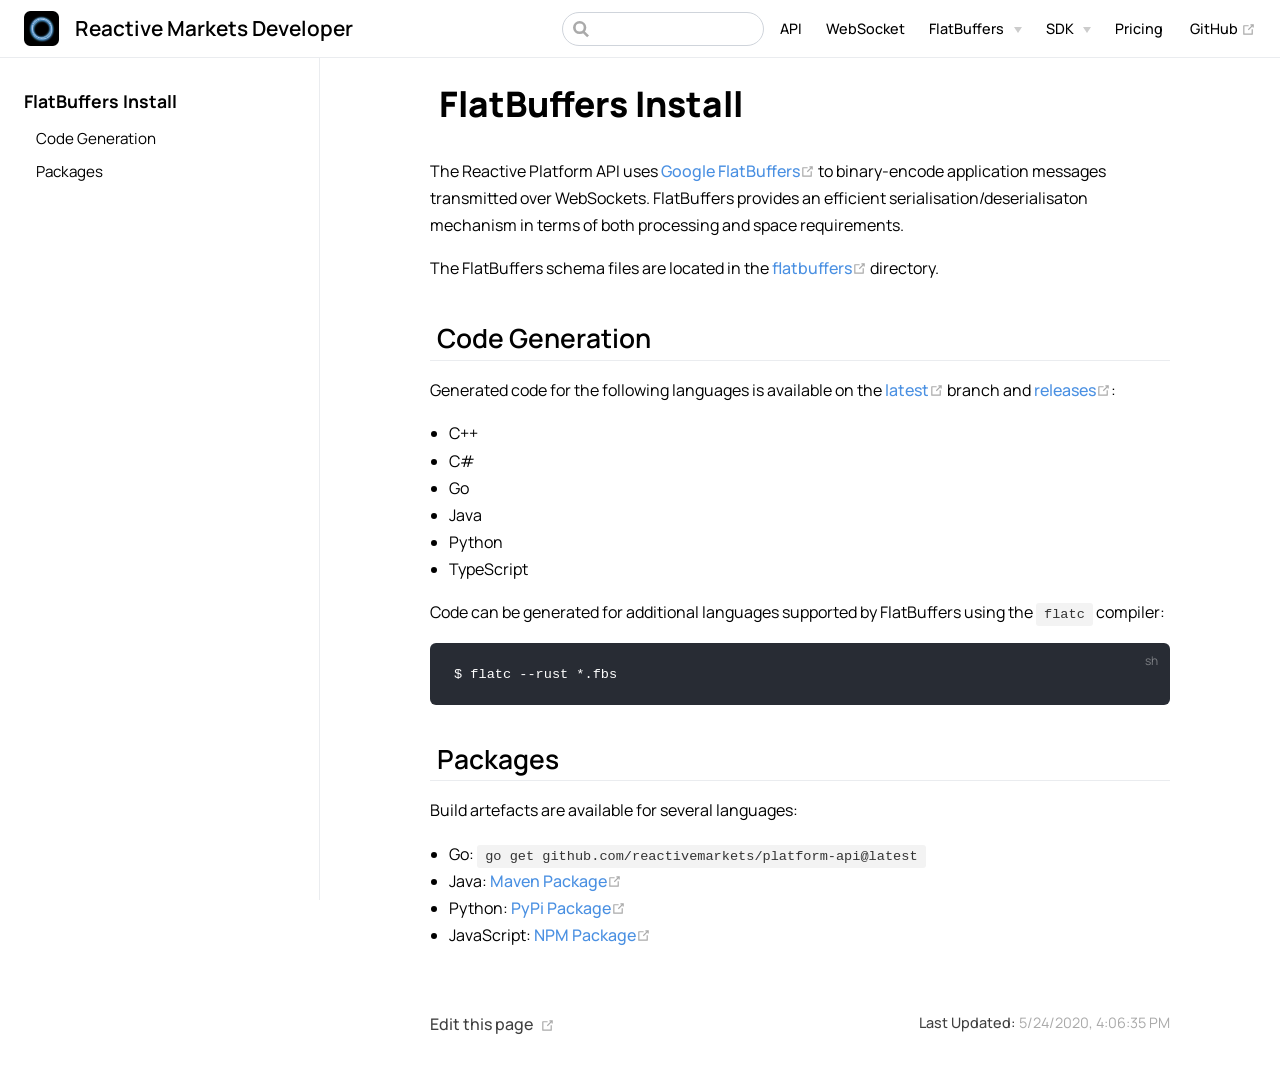
<file: flatbuffers/install/index.html>
<!DOCTYPE html>
<html lang="en-US">
  <head>
    <meta charset="utf-8">
    <meta name="viewport" content="width=device-width,initial-scale=1">
    <title>FlatBuffers Install | Reactive Markets Developer</title>
    <meta name="generator" content="VuePress 1.5.0">
    <link rel="stylesheet" href="https://fonts.googleapis.com/css2?family=Manrope:wght@400;500;600;700;800&amp;display=swap">
    <link rel="icon" href="/favicon.ico">
    <link rel="manifest" href="/manifest.json">
    <link rel="apple-touch-icon" href="/icons/apple-touch-icon.png">
    <link rel="mask-icon" href="/icons/safari-pinned-tab.svg" color="#4A90E2">
    <meta name="description" content="Develop for the Reactive Markets Platform">
    <meta name="theme-color" content="#4A90E2">
    <meta name="apple-mobile-web-app-capable" content="yes">
    <meta name="apple-mobile-web-app-status-bar-style" content="black">
    <link rel="preload" href="/assets/css/0.styles.4841d2bb.css" as="style"><link rel="preload" href="/assets/js/app.a09b60b4.js" as="script"><link rel="preload" href="/assets/js/2.5ec4e8ac.js" as="script"><link rel="preload" href="/assets/js/8.4ed3a662.js" as="script"><link rel="preload" href="/assets/js/3.0a211d10.js" as="script"><link rel="prefetch" href="/assets/js/10.86ba8fa5.js"><link rel="prefetch" href="/assets/js/11.f64dc6d0.js"><link rel="prefetch" href="/assets/js/12.51bd3eac.js"><link rel="prefetch" href="/assets/js/13.d62b8441.js"><link rel="prefetch" href="/assets/js/14.1a458a4b.js"><link rel="prefetch" href="/assets/js/15.879d51d2.js"><link rel="prefetch" href="/assets/js/4.adf018d3.js"><link rel="prefetch" href="/assets/js/5.9817a826.js"><link rel="prefetch" href="/assets/js/6.6c9a955a.js"><link rel="prefetch" href="/assets/js/7.914cb002.js"><link rel="prefetch" href="/assets/js/9.4502d67e.js">
    <link rel="stylesheet" href="/assets/css/0.styles.4841d2bb.css">
  </head>
  <body>
    <div id="app" data-server-rendered="true"><div class="theme-container"><header class="navbar"><div class="sidebar-button"><svg xmlns="http://www.w3.org/2000/svg" aria-hidden="true" role="img" viewBox="0 0 448 512" class="icon"><path fill="currentColor" d="M436 124H12c-6.627 0-12-5.373-12-12V80c0-6.627 5.373-12 12-12h424c6.627 0 12 5.373 12 12v32c0 6.627-5.373 12-12 12zm0 160H12c-6.627 0-12-5.373-12-12v-32c0-6.627 5.373-12 12-12h424c6.627 0 12 5.373 12 12v32c0 6.627-5.373 12-12 12zm0 160H12c-6.627 0-12-5.373-12-12v-32c0-6.627 5.373-12 12-12h424c6.627 0 12 5.373 12 12v32c0 6.627-5.373 12-12 12z"></path></svg></div> <a href="/" class="home-link router-link-active"><img src="/favicon-64.png" alt="Reactive Markets Developer" class="logo"> <span class="site-name can-hide">Reactive Markets Developer</span></a> <div class="links"><div class="search-box"><input aria-label="Search" autocomplete="off" spellcheck="false" value=""> <!----></div> <nav class="nav-links can-hide"><div class="nav-item"><a href="/api/" class="nav-link">
  API
</a></div><div class="nav-item"><a href="/websocket/" class="nav-link">
  WebSocket
</a></div><div class="nav-item"><div class="dropdown-wrapper"><button type="button" aria-label="FlatBuffers" class="dropdown-title"><span class="title">FlatBuffers</span> <span class="arrow right"></span></button> <ul class="nav-dropdown" style="display:none;"><li class="dropdown-item"><!----> <a href="/flatbuffers/install/" class="nav-link router-link-exact-active router-link-active">
  Install
</a></li><li class="dropdown-item"><!----> <a href="/flatbuffers/schema/" class="nav-link">
  Schema
</a></li></ul></div></div><div class="nav-item"><div class="dropdown-wrapper"><button type="button" aria-label="SDK" class="dropdown-title"><span class="title">SDK</span> <span class="arrow right"></span></button> <ul class="nav-dropdown" style="display:none;"><li class="dropdown-item"><!----> <a href="/sdk/java/" class="nav-link">
  Java
</a></li><li class="dropdown-item"><!----> <a href="/sdk/js/" class="nav-link">
  JavaScript
</a></li><li class="dropdown-item"><!----> <a href="/sdk/py/" class="nav-link">
  Python
</a></li></ul></div></div><div class="nav-item"><a href="/pricing/" class="nav-link">
  Pricing
</a></div> <a href="https://github.com/reactivemarkets/developer" target="_blank" rel="noopener noreferrer" class="repo-link">
    GitHub
    <svg xmlns="http://www.w3.org/2000/svg" aria-hidden="true" x="0px" y="0px" viewBox="0 0 100 100" width="15" height="15" class="icon outbound"><path fill="currentColor" d="M18.8,85.1h56l0,0c2.2,0,4-1.8,4-4v-32h-8v28h-48v-48h28v-8h-32l0,0c-2.2,0-4,1.8-4,4v56C14.8,83.3,16.6,85.1,18.8,85.1z"></path> <polygon fill="currentColor" points="45.7,48.7 51.3,54.3 77.2,28.5 77.2,37.2 85.2,37.2 85.2,14.9 62.8,14.9 62.8,22.9 71.5,22.9"></polygon></svg></a></nav></div></header> <div class="sidebar-mask"></div> <aside class="sidebar"><nav class="nav-links"><div class="nav-item"><a href="/api/" class="nav-link">
  API
</a></div><div class="nav-item"><a href="/websocket/" class="nav-link">
  WebSocket
</a></div><div class="nav-item"><div class="dropdown-wrapper"><button type="button" aria-label="FlatBuffers" class="dropdown-title"><span class="title">FlatBuffers</span> <span class="arrow right"></span></button> <ul class="nav-dropdown" style="display:none;"><li class="dropdown-item"><!----> <a href="/flatbuffers/install/" class="nav-link router-link-exact-active router-link-active">
  Install
</a></li><li class="dropdown-item"><!----> <a href="/flatbuffers/schema/" class="nav-link">
  Schema
</a></li></ul></div></div><div class="nav-item"><div class="dropdown-wrapper"><button type="button" aria-label="SDK" class="dropdown-title"><span class="title">SDK</span> <span class="arrow right"></span></button> <ul class="nav-dropdown" style="display:none;"><li class="dropdown-item"><!----> <a href="/sdk/java/" class="nav-link">
  Java
</a></li><li class="dropdown-item"><!----> <a href="/sdk/js/" class="nav-link">
  JavaScript
</a></li><li class="dropdown-item"><!----> <a href="/sdk/py/" class="nav-link">
  Python
</a></li></ul></div></div><div class="nav-item"><a href="/pricing/" class="nav-link">
  Pricing
</a></div> <a href="https://github.com/reactivemarkets/developer" target="_blank" rel="noopener noreferrer" class="repo-link">
    GitHub
    <svg xmlns="http://www.w3.org/2000/svg" aria-hidden="true" x="0px" y="0px" viewBox="0 0 100 100" width="15" height="15" class="icon outbound"><path fill="currentColor" d="M18.8,85.1h56l0,0c2.2,0,4-1.8,4-4v-32h-8v28h-48v-48h28v-8h-32l0,0c-2.2,0-4,1.8-4,4v56C14.8,83.3,16.6,85.1,18.8,85.1z"></path> <polygon fill="currentColor" points="45.7,48.7 51.3,54.3 77.2,28.5 77.2,37.2 85.2,37.2 85.2,14.9 62.8,14.9 62.8,22.9 71.5,22.9"></polygon></svg></a></nav>  <ul class="sidebar-links"><li><section class="sidebar-group depth-0"><p class="sidebar-heading open"><span>FlatBuffers Install</span> <!----></p> <ul class="sidebar-links sidebar-group-items"><li><a href="/flatbuffers/install/#code-generation" class="sidebar-link">Code Generation</a><ul class="sidebar-sub-headers"></ul></li><li><a href="/flatbuffers/install/#packages" class="sidebar-link">Packages</a><ul class="sidebar-sub-headers"></ul></li></ul></section></li></ul> </aside> <main class="page"> <div class="theme-default-content content__default"><h1 id="flatbuffers-install"><a href="#flatbuffers-install" class="header-anchor">#</a> FlatBuffers Install</h1> <p>The Reactive Platform API uses <a href="https://google.github.io/flatbuffers/" target="_blank" rel="noopener noreferrer">Google FlatBuffers<svg xmlns="http://www.w3.org/2000/svg" aria-hidden="true" x="0px" y="0px" viewBox="0 0 100 100" width="15" height="15" class="icon outbound"><path fill="currentColor" d="M18.8,85.1h56l0,0c2.2,0,4-1.8,4-4v-32h-8v28h-48v-48h28v-8h-32l0,0c-2.2,0-4,1.8-4,4v56C14.8,83.3,16.6,85.1,18.8,85.1z"></path> <polygon fill="currentColor" points="45.7,48.7 51.3,54.3 77.2,28.5 77.2,37.2 85.2,37.2 85.2,14.9 62.8,14.9 62.8,22.9 71.5,22.9"></polygon></svg></a> to
binary-encode application messages transmitted over WebSockets. FlatBuffers provides an efficient
serialisation/deserialisaton mechanism in terms of both processing and space requirements.</p> <p>The FlatBuffers schema files are located in the
<a href="https://github.com/reactivemarkets/platform-api/tree/master/flatbuffers" target="_blank" rel="noopener noreferrer">flatbuffers<svg xmlns="http://www.w3.org/2000/svg" aria-hidden="true" x="0px" y="0px" viewBox="0 0 100 100" width="15" height="15" class="icon outbound"><path fill="currentColor" d="M18.8,85.1h56l0,0c2.2,0,4-1.8,4-4v-32h-8v28h-48v-48h28v-8h-32l0,0c-2.2,0-4,1.8-4,4v56C14.8,83.3,16.6,85.1,18.8,85.1z"></path> <polygon fill="currentColor" points="45.7,48.7 51.3,54.3 77.2,28.5 77.2,37.2 85.2,37.2 85.2,14.9 62.8,14.9 62.8,22.9 71.5,22.9"></polygon></svg></a> directory.</p> <h2 id="code-generation"><a href="#code-generation" class="header-anchor">#</a> Code Generation</h2> <p>Generated code for the following languages is available on the
<a href="https://github.com/reactivemarkets/platform-api/tree/latest" target="_blank" rel="noopener noreferrer">latest<svg xmlns="http://www.w3.org/2000/svg" aria-hidden="true" x="0px" y="0px" viewBox="0 0 100 100" width="15" height="15" class="icon outbound"><path fill="currentColor" d="M18.8,85.1h56l0,0c2.2,0,4-1.8,4-4v-32h-8v28h-48v-48h28v-8h-32l0,0c-2.2,0-4,1.8-4,4v56C14.8,83.3,16.6,85.1,18.8,85.1z"></path> <polygon fill="currentColor" points="45.7,48.7 51.3,54.3 77.2,28.5 77.2,37.2 85.2,37.2 85.2,14.9 62.8,14.9 62.8,22.9 71.5,22.9"></polygon></svg></a> branch and
<a href="https://github.com/reactivemarkets/platform-api/releases" target="_blank" rel="noopener noreferrer">releases<svg xmlns="http://www.w3.org/2000/svg" aria-hidden="true" x="0px" y="0px" viewBox="0 0 100 100" width="15" height="15" class="icon outbound"><path fill="currentColor" d="M18.8,85.1h56l0,0c2.2,0,4-1.8,4-4v-32h-8v28h-48v-48h28v-8h-32l0,0c-2.2,0-4,1.8-4,4v56C14.8,83.3,16.6,85.1,18.8,85.1z"></path> <polygon fill="currentColor" points="45.7,48.7 51.3,54.3 77.2,28.5 77.2,37.2 85.2,37.2 85.2,14.9 62.8,14.9 62.8,22.9 71.5,22.9"></polygon></svg></a>:</p> <ul><li>C++</li> <li>C#</li> <li>Go</li> <li>Java</li> <li>Python</li> <li>TypeScript</li></ul> <p>Code can be generated for additional languages supported by FlatBuffers using the <code>flatc</code> compiler:</p> <div class="language-bash extra-class"><pre class="language-bash"><code>$ flatc --rust *.fbs
</code></pre></div><h2 id="packages"><a href="#packages" class="header-anchor">#</a> Packages</h2> <p>Build artefacts are available for several languages:</p> <ul><li>Go: <code>go get github.com/reactivemarkets/platform-api@latest</code></li> <li>Java: <a href="https://search.maven.org/artifact/com.reactivemarkets/papi" target="_blank" rel="noopener noreferrer">Maven Package<svg xmlns="http://www.w3.org/2000/svg" aria-hidden="true" x="0px" y="0px" viewBox="0 0 100 100" width="15" height="15" class="icon outbound"><path fill="currentColor" d="M18.8,85.1h56l0,0c2.2,0,4-1.8,4-4v-32h-8v28h-48v-48h28v-8h-32l0,0c-2.2,0-4,1.8-4,4v56C14.8,83.3,16.6,85.1,18.8,85.1z"></path> <polygon fill="currentColor" points="45.7,48.7 51.3,54.3 77.2,28.5 77.2,37.2 85.2,37.2 85.2,14.9 62.8,14.9 62.8,22.9 71.5,22.9"></polygon></svg></a></li> <li>Python: <a href="https://pypi.org/project/reactive-papi" target="_blank" rel="noopener noreferrer">PyPi Package<svg xmlns="http://www.w3.org/2000/svg" aria-hidden="true" x="0px" y="0px" viewBox="0 0 100 100" width="15" height="15" class="icon outbound"><path fill="currentColor" d="M18.8,85.1h56l0,0c2.2,0,4-1.8,4-4v-32h-8v28h-48v-48h28v-8h-32l0,0c-2.2,0-4,1.8-4,4v56C14.8,83.3,16.6,85.1,18.8,85.1z"></path> <polygon fill="currentColor" points="45.7,48.7 51.3,54.3 77.2,28.5 77.2,37.2 85.2,37.2 85.2,14.9 62.8,14.9 62.8,22.9 71.5,22.9"></polygon></svg></a></li> <li>JavaScript: <a href="https://www.npmjs.com/package/@reactivemarkets/platform-api" target="_blank" rel="noopener noreferrer">NPM Package<svg xmlns="http://www.w3.org/2000/svg" aria-hidden="true" x="0px" y="0px" viewBox="0 0 100 100" width="15" height="15" class="icon outbound"><path fill="currentColor" d="M18.8,85.1h56l0,0c2.2,0,4-1.8,4-4v-32h-8v28h-48v-48h28v-8h-32l0,0c-2.2,0-4,1.8-4,4v56C14.8,83.3,16.6,85.1,18.8,85.1z"></path> <polygon fill="currentColor" points="45.7,48.7 51.3,54.3 77.2,28.5 77.2,37.2 85.2,37.2 85.2,14.9 62.8,14.9 62.8,22.9 71.5,22.9"></polygon></svg></a></li></ul></div> <footer class="page-edit"><div class="edit-link"><a href="https://github.com/reactivemarkets/developer/edit/master/docs/flatbuffers/install/README.md" target="_blank" rel="noopener noreferrer">Edit this page</a> <svg xmlns="http://www.w3.org/2000/svg" aria-hidden="true" x="0px" y="0px" viewBox="0 0 100 100" width="15" height="15" class="icon outbound"><path fill="currentColor" d="M18.8,85.1h56l0,0c2.2,0,4-1.8,4-4v-32h-8v28h-48v-48h28v-8h-32l0,0c-2.2,0-4,1.8-4,4v56C14.8,83.3,16.6,85.1,18.8,85.1z"></path> <polygon fill="currentColor" points="45.7,48.7 51.3,54.3 77.2,28.5 77.2,37.2 85.2,37.2 85.2,14.9 62.8,14.9 62.8,22.9 71.5,22.9"></polygon></svg></div> <div class="last-updated"><span class="prefix">Last Updated:</span> <span class="time">5/24/2020, 4:06:35 PM</span></div></footer> <!----> </main></div><div class="global-ui"><!----><!----></div></div>
    <script src="/assets/js/app.a09b60b4.js" defer></script><script src="/assets/js/2.5ec4e8ac.js" defer></script><script src="/assets/js/8.4ed3a662.js" defer></script><script src="/assets/js/3.0a211d10.js" defer></script>
  </body>
</html>
</file>
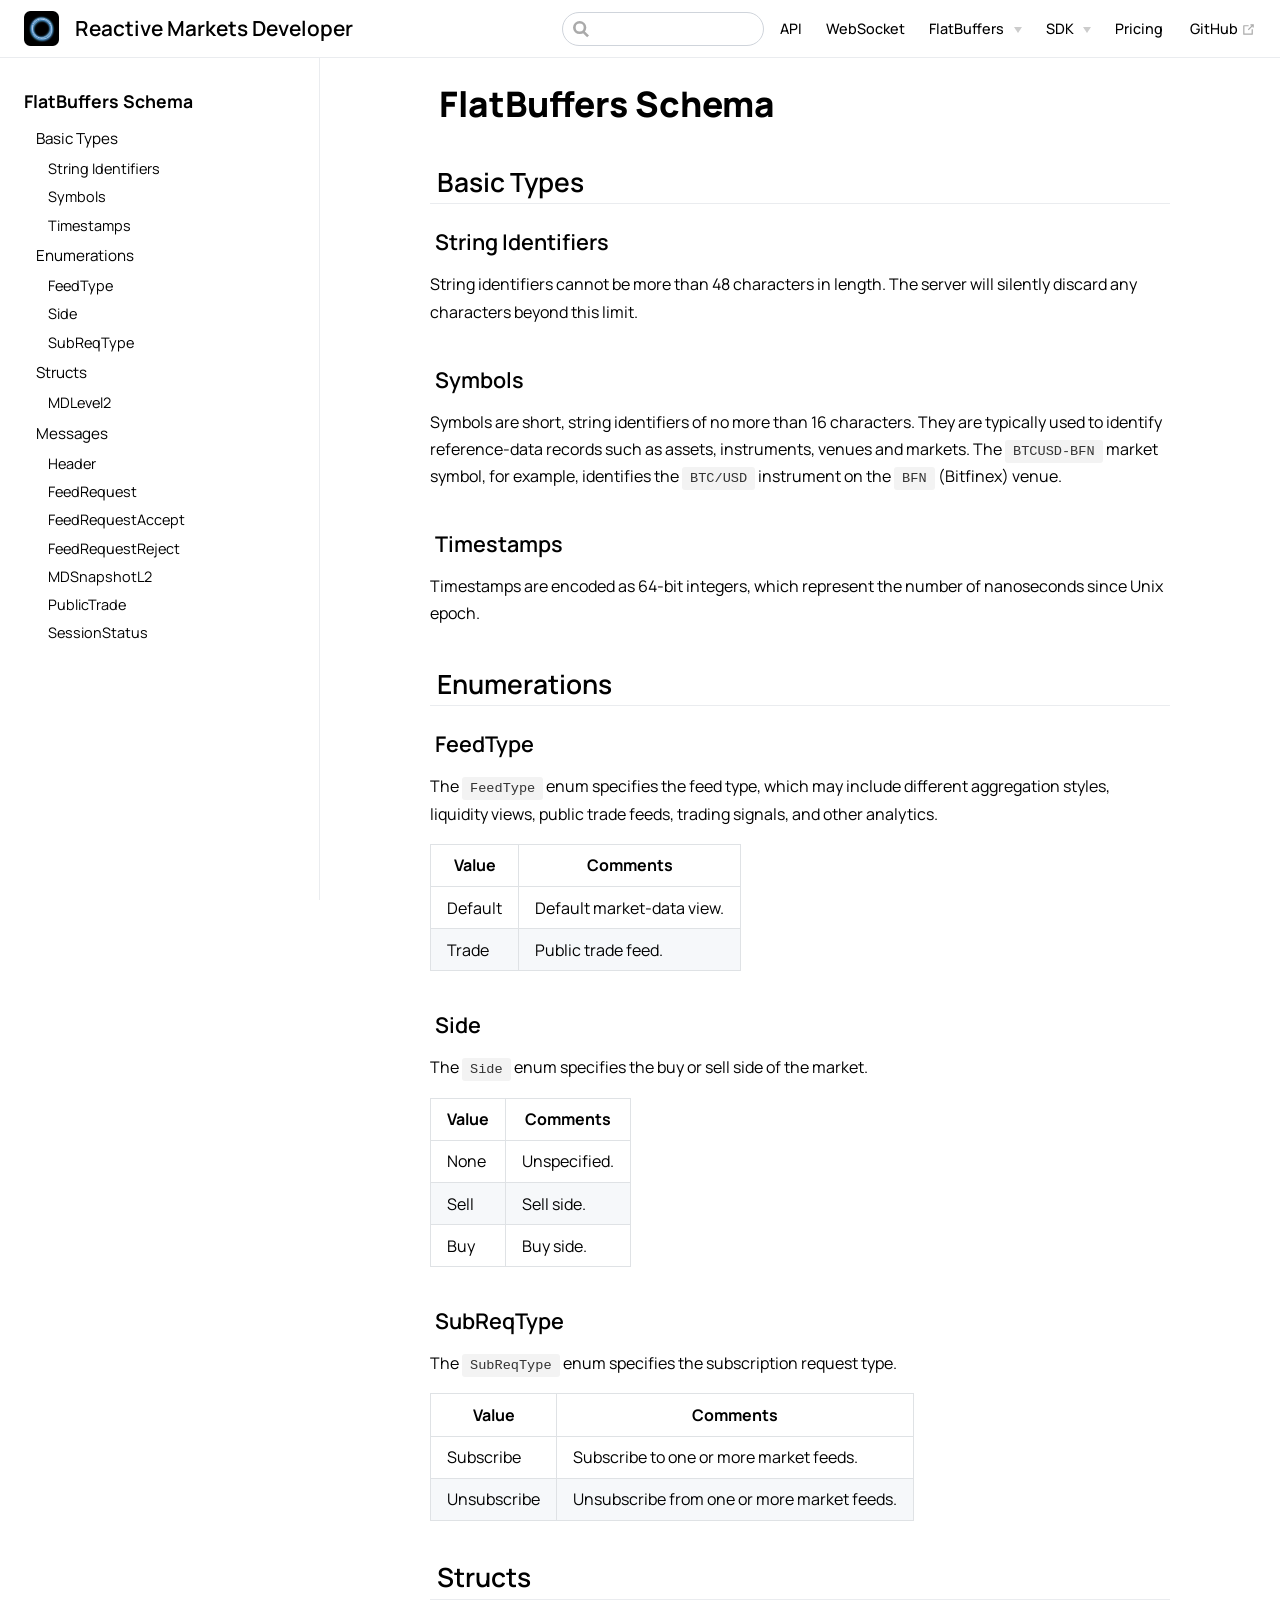
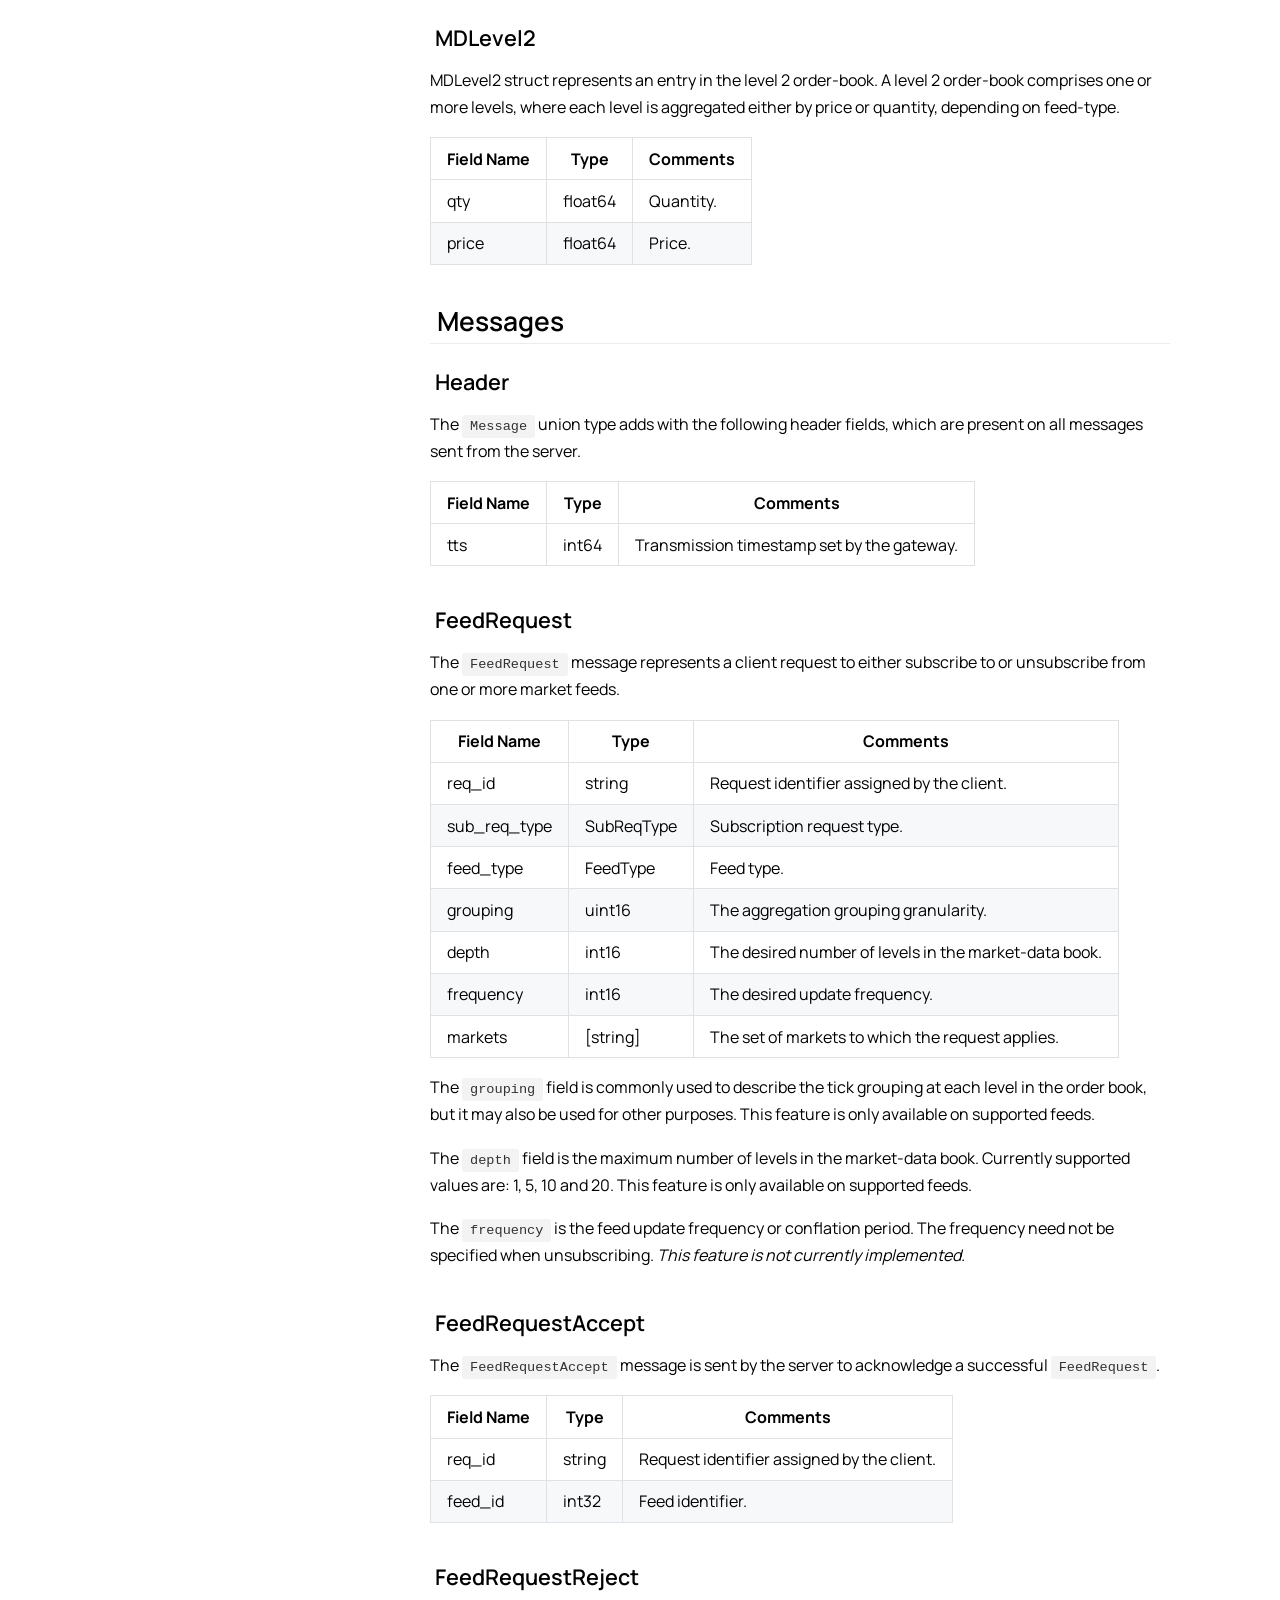
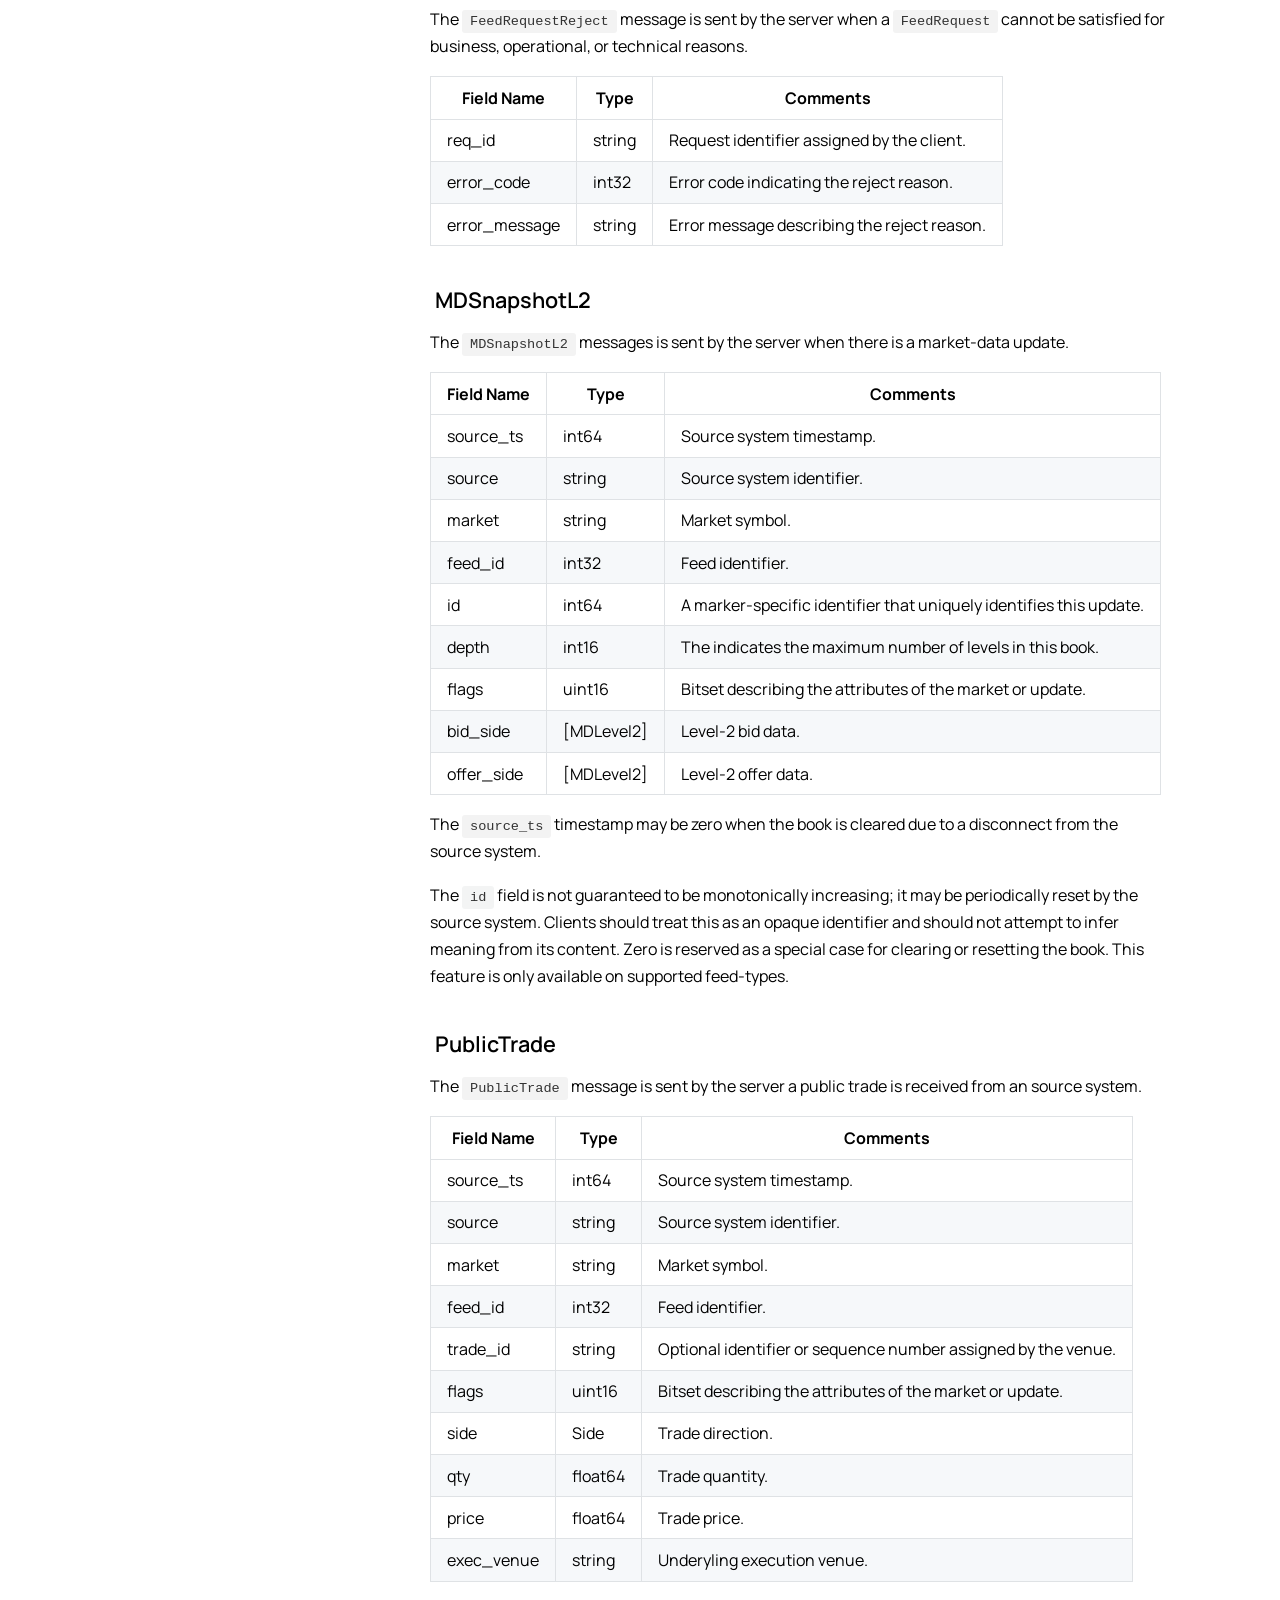
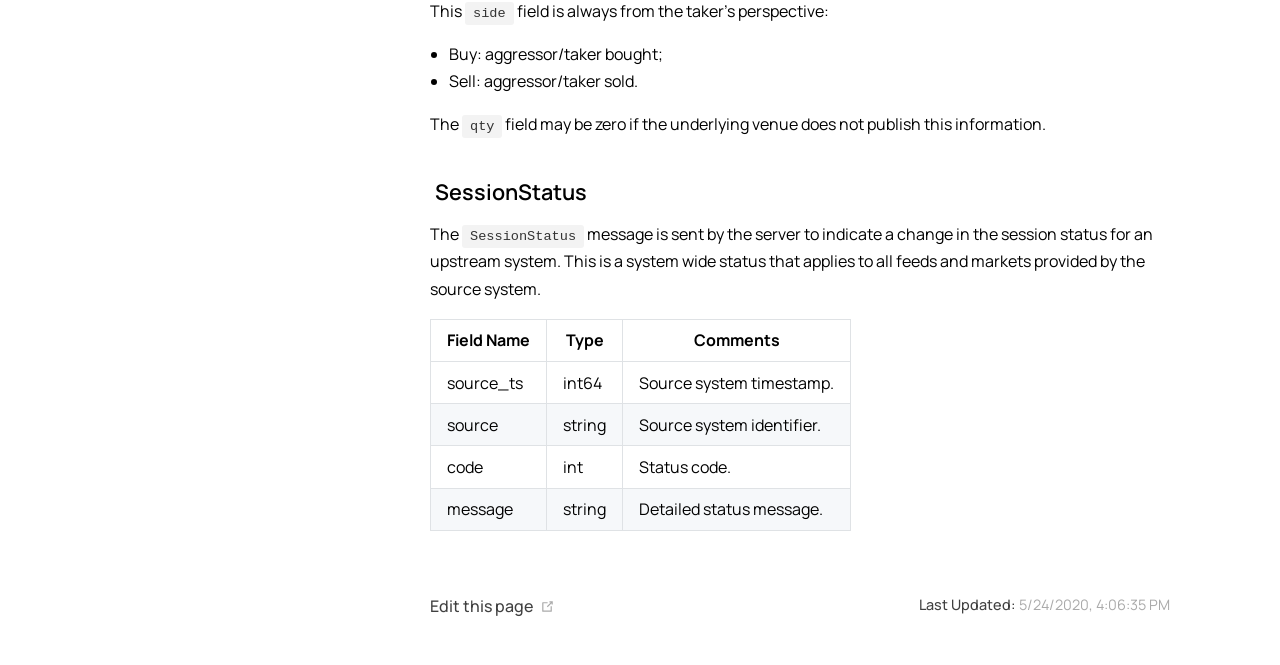
<file: flatbuffers/schema/index.html>
<!DOCTYPE html>
<html lang="en-US">
  <head>
    <meta charset="utf-8">
    <meta name="viewport" content="width=device-width,initial-scale=1">
    <title>FlatBuffers Schema | Reactive Markets Developer</title>
    <meta name="generator" content="VuePress 1.5.0">
    <link rel="stylesheet" href="https://fonts.googleapis.com/css2?family=Manrope:wght@400;500;600;700;800&amp;display=swap">
    <link rel="icon" href="/favicon.ico">
    <link rel="manifest" href="/manifest.json">
    <link rel="apple-touch-icon" href="/icons/apple-touch-icon.png">
    <link rel="mask-icon" href="/icons/safari-pinned-tab.svg" color="#4A90E2">
    <meta name="description" content="Develop for the Reactive Markets Platform">
    <meta name="theme-color" content="#4A90E2">
    <meta name="apple-mobile-web-app-capable" content="yes">
    <meta name="apple-mobile-web-app-status-bar-style" content="black">
    <link rel="preload" href="/assets/css/0.styles.4841d2bb.css" as="style"><link rel="preload" href="/assets/js/app.a09b60b4.js" as="script"><link rel="preload" href="/assets/js/2.5ec4e8ac.js" as="script"><link rel="preload" href="/assets/js/9.4502d67e.js" as="script"><link rel="preload" href="/assets/js/3.0a211d10.js" as="script"><link rel="prefetch" href="/assets/js/10.86ba8fa5.js"><link rel="prefetch" href="/assets/js/11.f64dc6d0.js"><link rel="prefetch" href="/assets/js/12.51bd3eac.js"><link rel="prefetch" href="/assets/js/13.d62b8441.js"><link rel="prefetch" href="/assets/js/14.1a458a4b.js"><link rel="prefetch" href="/assets/js/15.879d51d2.js"><link rel="prefetch" href="/assets/js/4.adf018d3.js"><link rel="prefetch" href="/assets/js/5.9817a826.js"><link rel="prefetch" href="/assets/js/6.6c9a955a.js"><link rel="prefetch" href="/assets/js/7.914cb002.js"><link rel="prefetch" href="/assets/js/8.4ed3a662.js">
    <link rel="stylesheet" href="/assets/css/0.styles.4841d2bb.css">
  </head>
  <body>
    <div id="app" data-server-rendered="true"><div class="theme-container"><header class="navbar"><div class="sidebar-button"><svg xmlns="http://www.w3.org/2000/svg" aria-hidden="true" role="img" viewBox="0 0 448 512" class="icon"><path fill="currentColor" d="M436 124H12c-6.627 0-12-5.373-12-12V80c0-6.627 5.373-12 12-12h424c6.627 0 12 5.373 12 12v32c0 6.627-5.373 12-12 12zm0 160H12c-6.627 0-12-5.373-12-12v-32c0-6.627 5.373-12 12-12h424c6.627 0 12 5.373 12 12v32c0 6.627-5.373 12-12 12zm0 160H12c-6.627 0-12-5.373-12-12v-32c0-6.627 5.373-12 12-12h424c6.627 0 12 5.373 12 12v32c0 6.627-5.373 12-12 12z"></path></svg></div> <a href="/" class="home-link router-link-active"><img src="/favicon-64.png" alt="Reactive Markets Developer" class="logo"> <span class="site-name can-hide">Reactive Markets Developer</span></a> <div class="links"><div class="search-box"><input aria-label="Search" autocomplete="off" spellcheck="false" value=""> <!----></div> <nav class="nav-links can-hide"><div class="nav-item"><a href="/api/" class="nav-link">
  API
</a></div><div class="nav-item"><a href="/websocket/" class="nav-link">
  WebSocket
</a></div><div class="nav-item"><div class="dropdown-wrapper"><button type="button" aria-label="FlatBuffers" class="dropdown-title"><span class="title">FlatBuffers</span> <span class="arrow right"></span></button> <ul class="nav-dropdown" style="display:none;"><li class="dropdown-item"><!----> <a href="/flatbuffers/install/" class="nav-link">
  Install
</a></li><li class="dropdown-item"><!----> <a href="/flatbuffers/schema/" class="nav-link router-link-exact-active router-link-active">
  Schema
</a></li></ul></div></div><div class="nav-item"><div class="dropdown-wrapper"><button type="button" aria-label="SDK" class="dropdown-title"><span class="title">SDK</span> <span class="arrow right"></span></button> <ul class="nav-dropdown" style="display:none;"><li class="dropdown-item"><!----> <a href="/sdk/java/" class="nav-link">
  Java
</a></li><li class="dropdown-item"><!----> <a href="/sdk/js/" class="nav-link">
  JavaScript
</a></li><li class="dropdown-item"><!----> <a href="/sdk/py/" class="nav-link">
  Python
</a></li></ul></div></div><div class="nav-item"><a href="/pricing/" class="nav-link">
  Pricing
</a></div> <a href="https://github.com/reactivemarkets/developer" target="_blank" rel="noopener noreferrer" class="repo-link">
    GitHub
    <svg xmlns="http://www.w3.org/2000/svg" aria-hidden="true" x="0px" y="0px" viewBox="0 0 100 100" width="15" height="15" class="icon outbound"><path fill="currentColor" d="M18.8,85.1h56l0,0c2.2,0,4-1.8,4-4v-32h-8v28h-48v-48h28v-8h-32l0,0c-2.2,0-4,1.8-4,4v56C14.8,83.3,16.6,85.1,18.8,85.1z"></path> <polygon fill="currentColor" points="45.7,48.7 51.3,54.3 77.2,28.5 77.2,37.2 85.2,37.2 85.2,14.9 62.8,14.9 62.8,22.9 71.5,22.9"></polygon></svg></a></nav></div></header> <div class="sidebar-mask"></div> <aside class="sidebar"><nav class="nav-links"><div class="nav-item"><a href="/api/" class="nav-link">
  API
</a></div><div class="nav-item"><a href="/websocket/" class="nav-link">
  WebSocket
</a></div><div class="nav-item"><div class="dropdown-wrapper"><button type="button" aria-label="FlatBuffers" class="dropdown-title"><span class="title">FlatBuffers</span> <span class="arrow right"></span></button> <ul class="nav-dropdown" style="display:none;"><li class="dropdown-item"><!----> <a href="/flatbuffers/install/" class="nav-link">
  Install
</a></li><li class="dropdown-item"><!----> <a href="/flatbuffers/schema/" class="nav-link router-link-exact-active router-link-active">
  Schema
</a></li></ul></div></div><div class="nav-item"><div class="dropdown-wrapper"><button type="button" aria-label="SDK" class="dropdown-title"><span class="title">SDK</span> <span class="arrow right"></span></button> <ul class="nav-dropdown" style="display:none;"><li class="dropdown-item"><!----> <a href="/sdk/java/" class="nav-link">
  Java
</a></li><li class="dropdown-item"><!----> <a href="/sdk/js/" class="nav-link">
  JavaScript
</a></li><li class="dropdown-item"><!----> <a href="/sdk/py/" class="nav-link">
  Python
</a></li></ul></div></div><div class="nav-item"><a href="/pricing/" class="nav-link">
  Pricing
</a></div> <a href="https://github.com/reactivemarkets/developer" target="_blank" rel="noopener noreferrer" class="repo-link">
    GitHub
    <svg xmlns="http://www.w3.org/2000/svg" aria-hidden="true" x="0px" y="0px" viewBox="0 0 100 100" width="15" height="15" class="icon outbound"><path fill="currentColor" d="M18.8,85.1h56l0,0c2.2,0,4-1.8,4-4v-32h-8v28h-48v-48h28v-8h-32l0,0c-2.2,0-4,1.8-4,4v56C14.8,83.3,16.6,85.1,18.8,85.1z"></path> <polygon fill="currentColor" points="45.7,48.7 51.3,54.3 77.2,28.5 77.2,37.2 85.2,37.2 85.2,14.9 62.8,14.9 62.8,22.9 71.5,22.9"></polygon></svg></a></nav>  <ul class="sidebar-links"><li><section class="sidebar-group depth-0"><p class="sidebar-heading open"><span>FlatBuffers Schema</span> <!----></p> <ul class="sidebar-links sidebar-group-items"><li><a href="/flatbuffers/schema/#basic-types" class="sidebar-link">Basic Types</a><ul class="sidebar-sub-headers"><li class="sidebar-sub-header"><a href="/flatbuffers/schema/#string-identifiers" class="sidebar-link">String Identifiers</a></li><li class="sidebar-sub-header"><a href="/flatbuffers/schema/#symbols" class="sidebar-link">Symbols</a></li><li class="sidebar-sub-header"><a href="/flatbuffers/schema/#timestamps" class="sidebar-link">Timestamps</a></li></ul></li><li><a href="/flatbuffers/schema/#enumerations" class="sidebar-link">Enumerations</a><ul class="sidebar-sub-headers"><li class="sidebar-sub-header"><a href="/flatbuffers/schema/#feedtype" class="sidebar-link">FeedType</a></li><li class="sidebar-sub-header"><a href="/flatbuffers/schema/#side" class="sidebar-link">Side</a></li><li class="sidebar-sub-header"><a href="/flatbuffers/schema/#subreqtype" class="sidebar-link">SubReqType</a></li></ul></li><li><a href="/flatbuffers/schema/#structs" class="sidebar-link">Structs</a><ul class="sidebar-sub-headers"><li class="sidebar-sub-header"><a href="/flatbuffers/schema/#mdlevel2" class="sidebar-link">MDLevel2</a></li></ul></li><li><a href="/flatbuffers/schema/#messages" class="sidebar-link">Messages</a><ul class="sidebar-sub-headers"><li class="sidebar-sub-header"><a href="/flatbuffers/schema/#header" class="sidebar-link">Header</a></li><li class="sidebar-sub-header"><a href="/flatbuffers/schema/#feedrequest" class="sidebar-link">FeedRequest</a></li><li class="sidebar-sub-header"><a href="/flatbuffers/schema/#feedrequestaccept" class="sidebar-link">FeedRequestAccept</a></li><li class="sidebar-sub-header"><a href="/flatbuffers/schema/#feedrequestreject" class="sidebar-link">FeedRequestReject</a></li><li class="sidebar-sub-header"><a href="/flatbuffers/schema/#mdsnapshotl2" class="sidebar-link">MDSnapshotL2</a></li><li class="sidebar-sub-header"><a href="/flatbuffers/schema/#publictrade" class="sidebar-link">PublicTrade</a></li><li class="sidebar-sub-header"><a href="/flatbuffers/schema/#sessionstatus" class="sidebar-link">SessionStatus</a></li></ul></li></ul></section></li></ul> </aside> <main class="page"> <div class="theme-default-content content__default"><h1 id="flatbuffers-schema"><a href="#flatbuffers-schema" class="header-anchor">#</a> FlatBuffers Schema</h1> <h2 id="basic-types"><a href="#basic-types" class="header-anchor">#</a> Basic Types</h2> <h3 id="string-identifiers"><a href="#string-identifiers" class="header-anchor">#</a> String Identifiers</h3> <p>String identifiers cannot be more than 48 characters in length.
The server will silently discard any characters beyond this limit.</p> <h3 id="symbols"><a href="#symbols" class="header-anchor">#</a> Symbols</h3> <p>Symbols are short, string identifiers of no more than 16 characters.
They are typically used to identify reference-data records such as assets, instruments, venues and
markets.
The <code>BTCUSD-BFN</code> market symbol, for example, identifies the <code>BTC/USD</code> instrument on the <code>BFN</code>
(Bitfinex) venue.</p> <h3 id="timestamps"><a href="#timestamps" class="header-anchor">#</a> Timestamps</h3> <p>Timestamps are encoded as 64-bit integers, which represent the number of nanoseconds since Unix
epoch.</p> <h2 id="enumerations"><a href="#enumerations" class="header-anchor">#</a> Enumerations</h2> <h3 id="feedtype"><a href="#feedtype" class="header-anchor">#</a> FeedType</h3> <p>The <code>FeedType</code> enum specifies the feed type, which may include different aggregation styles,
liquidity views, public trade feeds, trading signals, and other analytics.</p> <table><thead><tr><th>Value</th> <th>Comments</th></tr></thead> <tbody><tr><td>Default</td> <td>Default market-data view.</td></tr> <tr><td>Trade</td> <td>Public trade feed.</td></tr></tbody></table> <h3 id="side"><a href="#side" class="header-anchor">#</a> Side</h3> <p>The <code>Side</code> enum specifies the buy or sell side of the market.</p> <table><thead><tr><th>Value</th> <th>Comments</th></tr></thead> <tbody><tr><td>None</td> <td>Unspecified.</td></tr> <tr><td>Sell</td> <td>Sell side.</td></tr> <tr><td>Buy</td> <td>Buy side.</td></tr></tbody></table> <h3 id="subreqtype"><a href="#subreqtype" class="header-anchor">#</a> SubReqType</h3> <p>The <code>SubReqType</code> enum specifies the subscription request type.</p> <table><thead><tr><th>Value</th> <th>Comments</th></tr></thead> <tbody><tr><td>Subscribe</td> <td>Subscribe to one or more market feeds.</td></tr> <tr><td>Unsubscribe</td> <td>Unsubscribe from one or more market feeds.</td></tr></tbody></table> <h2 id="structs"><a href="#structs" class="header-anchor">#</a> Structs</h2> <h3 id="mdlevel2"><a href="#mdlevel2" class="header-anchor">#</a> MDLevel2</h3> <p>MDLevel2 struct represents an entry in the level 2 order-book. A level 2 order-book comprises one or
more levels, where each level is aggregated either by price or quantity, depending on feed-type.</p> <table><thead><tr><th>Field Name</th> <th>Type</th> <th>Comments</th></tr></thead> <tbody><tr><td>qty</td> <td>float64</td> <td>Quantity.</td></tr> <tr><td>price</td> <td>float64</td> <td>Price.</td></tr></tbody></table> <h2 id="messages"><a href="#messages" class="header-anchor">#</a> Messages</h2> <h3 id="header"><a href="#header" class="header-anchor">#</a> Header</h3> <p>The <code>Message</code> union type adds with the following header fields, which are present on all messages
sent from the server.</p> <table><thead><tr><th>Field Name</th> <th>Type</th> <th>Comments</th></tr></thead> <tbody><tr><td>tts</td> <td>int64</td> <td>Transmission timestamp set by the gateway.</td></tr></tbody></table> <h3 id="feedrequest"><a href="#feedrequest" class="header-anchor">#</a> FeedRequest</h3> <p>The <code>FeedRequest</code> message represents a client request to either subscribe to or unsubscribe from one
or more market feeds.</p> <table><thead><tr><th>Field Name</th> <th>Type</th> <th>Comments</th></tr></thead> <tbody><tr><td>req_id</td> <td>string</td> <td>Request identifier assigned by the client.</td></tr> <tr><td>sub_req_type</td> <td>SubReqType</td> <td>Subscription request type.</td></tr> <tr><td>feed_type</td> <td>FeedType</td> <td>Feed type.</td></tr> <tr><td>grouping</td> <td>uint16</td> <td>The aggregation grouping granularity.</td></tr> <tr><td>depth</td> <td>int16</td> <td>The desired number of levels in the market-data book.</td></tr> <tr><td>frequency</td> <td>int16</td> <td>The desired update frequency.</td></tr> <tr><td>markets</td> <td>[string]</td> <td>The set of markets to which the request applies.</td></tr></tbody></table> <p>The <code>grouping</code> field is commonly used to describe the tick grouping at each level in the order book,
but it may also be used for other purposes. This feature is only available on supported feeds.</p> <p>The <code>depth</code> field is the maximum number of levels in the market-data book. Currently supported
values are: 1, 5, 10 and 20. This feature is only available on supported feeds.</p> <p>The <code>frequency</code> is the feed update frequency or conflation period. The frequency need not be
specified when unsubscribing. <em>This feature is not currently implemented.</em></p> <h3 id="feedrequestaccept"><a href="#feedrequestaccept" class="header-anchor">#</a> FeedRequestAccept</h3> <p>The <code>FeedRequestAccept</code> message is sent by the server to acknowledge a successful <code>FeedRequest</code>.</p> <table><thead><tr><th>Field Name</th> <th>Type</th> <th>Comments</th></tr></thead> <tbody><tr><td>req_id</td> <td>string</td> <td>Request identifier assigned by the client.</td></tr> <tr><td>feed_id</td> <td>int32</td> <td>Feed identifier.</td></tr></tbody></table> <h3 id="feedrequestreject"><a href="#feedrequestreject" class="header-anchor">#</a> FeedRequestReject</h3> <p>The <code>FeedRequestReject</code> message is sent by the server when a <code>FeedRequest</code> cannot be satisfied for
business, operational, or technical reasons.</p> <table><thead><tr><th>Field Name</th> <th>Type</th> <th>Comments</th></tr></thead> <tbody><tr><td>req_id</td> <td>string</td> <td>Request identifier assigned by the client.</td></tr> <tr><td>error_code</td> <td>int32</td> <td>Error code indicating the reject reason.</td></tr> <tr><td>error_message</td> <td>string</td> <td>Error message describing the reject reason.</td></tr></tbody></table> <h3 id="mdsnapshotl2"><a href="#mdsnapshotl2" class="header-anchor">#</a> MDSnapshotL2</h3> <p>The <code>MDSnapshotL2</code> messages is sent by the server when there is a market-data update.</p> <table><thead><tr><th>Field Name</th> <th>Type</th> <th>Comments</th></tr></thead> <tbody><tr><td>source_ts</td> <td>int64</td> <td>Source system timestamp.</td></tr> <tr><td>source</td> <td>string</td> <td>Source system identifier.</td></tr> <tr><td>market</td> <td>string</td> <td>Market symbol.</td></tr> <tr><td>feed_id</td> <td>int32</td> <td>Feed identifier.</td></tr> <tr><td>id</td> <td>int64</td> <td>A marker-specific identifier that uniquely identifies this update.</td></tr> <tr><td>depth</td> <td>int16</td> <td>The indicates the maximum number of levels in this book.</td></tr> <tr><td>flags</td> <td>uint16</td> <td>Bitset describing the attributes of the market or update.</td></tr> <tr><td>bid_side</td> <td>[MDLevel2]</td> <td>Level-2 bid data.</td></tr> <tr><td>offer_side</td> <td>[MDLevel2]</td> <td>Level-2 offer data.</td></tr></tbody></table> <p>The <code>source_ts</code> timestamp may be zero when the book is cleared due to a disconnect from the source
system.</p> <p>The <code>id</code> field is not guaranteed to be monotonically increasing; it may be periodically reset by the
source system. Clients should treat this as an opaque identifier and should not attempt to infer
meaning from its content. Zero is reserved as a special case for clearing or resetting the book.
This feature is only available on supported feed-types.</p> <h3 id="publictrade"><a href="#publictrade" class="header-anchor">#</a> PublicTrade</h3> <p>The <code>PublicTrade</code> message is sent by the server a public trade is received from an source system.</p> <table><thead><tr><th>Field Name</th> <th>Type</th> <th>Comments</th></tr></thead> <tbody><tr><td>source_ts</td> <td>int64</td> <td>Source system timestamp.</td></tr> <tr><td>source</td> <td>string</td> <td>Source system identifier.</td></tr> <tr><td>market</td> <td>string</td> <td>Market symbol.</td></tr> <tr><td>feed_id</td> <td>int32</td> <td>Feed identifier.</td></tr> <tr><td>trade_id</td> <td>string</td> <td>Optional identifier or sequence number assigned by the venue.</td></tr> <tr><td>flags</td> <td>uint16</td> <td>Bitset describing the attributes of the market or update.</td></tr> <tr><td>side</td> <td>Side</td> <td>Trade direction.</td></tr> <tr><td>qty</td> <td>float64</td> <td>Trade quantity.</td></tr> <tr><td>price</td> <td>float64</td> <td>Trade price.</td></tr> <tr><td>exec_venue</td> <td>string</td> <td>Underyling execution venue.</td></tr></tbody></table> <p>This <code>side</code> field is always from the taker's perspective:</p> <ul><li>Buy: aggressor/taker bought;</li> <li>Sell: aggressor/taker sold.</li></ul> <p>The <code>qty</code> field may be zero if the underlying venue does not publish this information.</p> <h3 id="sessionstatus"><a href="#sessionstatus" class="header-anchor">#</a> SessionStatus</h3> <p>The <code>SessionStatus</code> message is sent by the server to indicate a change in the session status for an
upstream system. This is a system wide status that applies to all feeds and markets provided by the
source system.</p> <table><thead><tr><th>Field Name</th> <th>Type</th> <th>Comments</th></tr></thead> <tbody><tr><td>source_ts</td> <td>int64</td> <td>Source system timestamp.</td></tr> <tr><td>source</td> <td>string</td> <td>Source system identifier.</td></tr> <tr><td>code</td> <td>int</td> <td>Status code.</td></tr> <tr><td>message</td> <td>string</td> <td>Detailed status message.</td></tr></tbody></table></div> <footer class="page-edit"><div class="edit-link"><a href="https://github.com/reactivemarkets/developer/edit/master/docs/flatbuffers/schema/README.md" target="_blank" rel="noopener noreferrer">Edit this page</a> <svg xmlns="http://www.w3.org/2000/svg" aria-hidden="true" x="0px" y="0px" viewBox="0 0 100 100" width="15" height="15" class="icon outbound"><path fill="currentColor" d="M18.8,85.1h56l0,0c2.2,0,4-1.8,4-4v-32h-8v28h-48v-48h28v-8h-32l0,0c-2.2,0-4,1.8-4,4v56C14.8,83.3,16.6,85.1,18.8,85.1z"></path> <polygon fill="currentColor" points="45.7,48.7 51.3,54.3 77.2,28.5 77.2,37.2 85.2,37.2 85.2,14.9 62.8,14.9 62.8,22.9 71.5,22.9"></polygon></svg></div> <div class="last-updated"><span class="prefix">Last Updated:</span> <span class="time">5/24/2020, 4:06:35 PM</span></div></footer> <!----> </main></div><div class="global-ui"><!----><!----></div></div>
    <script src="/assets/js/app.a09b60b4.js" defer></script><script src="/assets/js/2.5ec4e8ac.js" defer></script><script src="/assets/js/9.4502d67e.js" defer></script><script src="/assets/js/3.0a211d10.js" defer></script>
  </body>
</html>
</file>
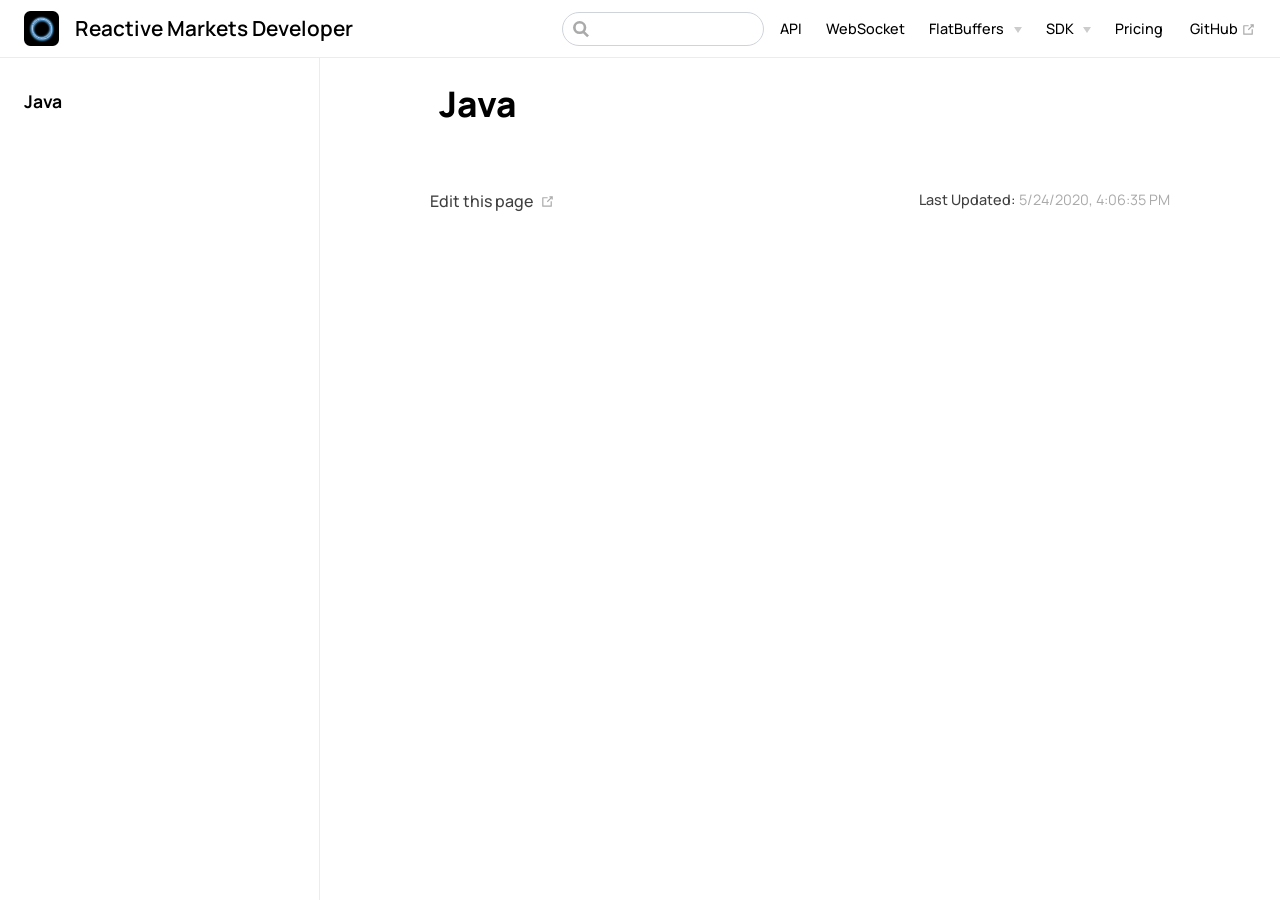
<file: sdk/java/index.html>
<!DOCTYPE html>
<html lang="en-US">
  <head>
    <meta charset="utf-8">
    <meta name="viewport" content="width=device-width,initial-scale=1">
    <title>Java | Reactive Markets Developer</title>
    <meta name="generator" content="VuePress 1.5.0">
    <link rel="stylesheet" href="https://fonts.googleapis.com/css2?family=Manrope:wght@400;500;600;700;800&amp;display=swap">
    <link rel="icon" href="/favicon.ico">
    <link rel="manifest" href="/manifest.json">
    <link rel="apple-touch-icon" href="/icons/apple-touch-icon.png">
    <link rel="mask-icon" href="/icons/safari-pinned-tab.svg" color="#4A90E2">
    <meta name="description" content="Develop for the Reactive Markets Platform">
    <meta name="theme-color" content="#4A90E2">
    <meta name="apple-mobile-web-app-capable" content="yes">
    <meta name="apple-mobile-web-app-status-bar-style" content="black">
    <link rel="preload" href="/assets/css/0.styles.4841d2bb.css" as="style"><link rel="preload" href="/assets/js/app.a09b60b4.js" as="script"><link rel="preload" href="/assets/js/2.5ec4e8ac.js" as="script"><link rel="preload" href="/assets/js/11.f64dc6d0.js" as="script"><link rel="preload" href="/assets/js/3.0a211d10.js" as="script"><link rel="prefetch" href="/assets/js/10.86ba8fa5.js"><link rel="prefetch" href="/assets/js/12.51bd3eac.js"><link rel="prefetch" href="/assets/js/13.d62b8441.js"><link rel="prefetch" href="/assets/js/14.1a458a4b.js"><link rel="prefetch" href="/assets/js/15.879d51d2.js"><link rel="prefetch" href="/assets/js/4.adf018d3.js"><link rel="prefetch" href="/assets/js/5.9817a826.js"><link rel="prefetch" href="/assets/js/6.6c9a955a.js"><link rel="prefetch" href="/assets/js/7.914cb002.js"><link rel="prefetch" href="/assets/js/8.4ed3a662.js"><link rel="prefetch" href="/assets/js/9.4502d67e.js">
    <link rel="stylesheet" href="/assets/css/0.styles.4841d2bb.css">
  </head>
  <body>
    <div id="app" data-server-rendered="true"><div class="theme-container"><header class="navbar"><div class="sidebar-button"><svg xmlns="http://www.w3.org/2000/svg" aria-hidden="true" role="img" viewBox="0 0 448 512" class="icon"><path fill="currentColor" d="M436 124H12c-6.627 0-12-5.373-12-12V80c0-6.627 5.373-12 12-12h424c6.627 0 12 5.373 12 12v32c0 6.627-5.373 12-12 12zm0 160H12c-6.627 0-12-5.373-12-12v-32c0-6.627 5.373-12 12-12h424c6.627 0 12 5.373 12 12v32c0 6.627-5.373 12-12 12zm0 160H12c-6.627 0-12-5.373-12-12v-32c0-6.627 5.373-12 12-12h424c6.627 0 12 5.373 12 12v32c0 6.627-5.373 12-12 12z"></path></svg></div> <a href="/" class="home-link router-link-active"><img src="/favicon-64.png" alt="Reactive Markets Developer" class="logo"> <span class="site-name can-hide">Reactive Markets Developer</span></a> <div class="links"><div class="search-box"><input aria-label="Search" autocomplete="off" spellcheck="false" value=""> <!----></div> <nav class="nav-links can-hide"><div class="nav-item"><a href="/api/" class="nav-link">
  API
</a></div><div class="nav-item"><a href="/websocket/" class="nav-link">
  WebSocket
</a></div><div class="nav-item"><div class="dropdown-wrapper"><button type="button" aria-label="FlatBuffers" class="dropdown-title"><span class="title">FlatBuffers</span> <span class="arrow right"></span></button> <ul class="nav-dropdown" style="display:none;"><li class="dropdown-item"><!----> <a href="/flatbuffers/install/" class="nav-link">
  Install
</a></li><li class="dropdown-item"><!----> <a href="/flatbuffers/schema/" class="nav-link">
  Schema
</a></li></ul></div></div><div class="nav-item"><div class="dropdown-wrapper"><button type="button" aria-label="SDK" class="dropdown-title"><span class="title">SDK</span> <span class="arrow right"></span></button> <ul class="nav-dropdown" style="display:none;"><li class="dropdown-item"><!----> <a href="/sdk/java/" class="nav-link router-link-exact-active router-link-active">
  Java
</a></li><li class="dropdown-item"><!----> <a href="/sdk/js/" class="nav-link">
  JavaScript
</a></li><li class="dropdown-item"><!----> <a href="/sdk/py/" class="nav-link">
  Python
</a></li></ul></div></div><div class="nav-item"><a href="/pricing/" class="nav-link">
  Pricing
</a></div> <a href="https://github.com/reactivemarkets/developer" target="_blank" rel="noopener noreferrer" class="repo-link">
    GitHub
    <svg xmlns="http://www.w3.org/2000/svg" aria-hidden="true" x="0px" y="0px" viewBox="0 0 100 100" width="15" height="15" class="icon outbound"><path fill="currentColor" d="M18.8,85.1h56l0,0c2.2,0,4-1.8,4-4v-32h-8v28h-48v-48h28v-8h-32l0,0c-2.2,0-4,1.8-4,4v56C14.8,83.3,16.6,85.1,18.8,85.1z"></path> <polygon fill="currentColor" points="45.7,48.7 51.3,54.3 77.2,28.5 77.2,37.2 85.2,37.2 85.2,14.9 62.8,14.9 62.8,22.9 71.5,22.9"></polygon></svg></a></nav></div></header> <div class="sidebar-mask"></div> <aside class="sidebar"><nav class="nav-links"><div class="nav-item"><a href="/api/" class="nav-link">
  API
</a></div><div class="nav-item"><a href="/websocket/" class="nav-link">
  WebSocket
</a></div><div class="nav-item"><div class="dropdown-wrapper"><button type="button" aria-label="FlatBuffers" class="dropdown-title"><span class="title">FlatBuffers</span> <span class="arrow right"></span></button> <ul class="nav-dropdown" style="display:none;"><li class="dropdown-item"><!----> <a href="/flatbuffers/install/" class="nav-link">
  Install
</a></li><li class="dropdown-item"><!----> <a href="/flatbuffers/schema/" class="nav-link">
  Schema
</a></li></ul></div></div><div class="nav-item"><div class="dropdown-wrapper"><button type="button" aria-label="SDK" class="dropdown-title"><span class="title">SDK</span> <span class="arrow right"></span></button> <ul class="nav-dropdown" style="display:none;"><li class="dropdown-item"><!----> <a href="/sdk/java/" class="nav-link router-link-exact-active router-link-active">
  Java
</a></li><li class="dropdown-item"><!----> <a href="/sdk/js/" class="nav-link">
  JavaScript
</a></li><li class="dropdown-item"><!----> <a href="/sdk/py/" class="nav-link">
  Python
</a></li></ul></div></div><div class="nav-item"><a href="/pricing/" class="nav-link">
  Pricing
</a></div> <a href="https://github.com/reactivemarkets/developer" target="_blank" rel="noopener noreferrer" class="repo-link">
    GitHub
    <svg xmlns="http://www.w3.org/2000/svg" aria-hidden="true" x="0px" y="0px" viewBox="0 0 100 100" width="15" height="15" class="icon outbound"><path fill="currentColor" d="M18.8,85.1h56l0,0c2.2,0,4-1.8,4-4v-32h-8v28h-48v-48h28v-8h-32l0,0c-2.2,0-4,1.8-4,4v56C14.8,83.3,16.6,85.1,18.8,85.1z"></path> <polygon fill="currentColor" points="45.7,48.7 51.3,54.3 77.2,28.5 77.2,37.2 85.2,37.2 85.2,14.9 62.8,14.9 62.8,22.9 71.5,22.9"></polygon></svg></a></nav>  <ul class="sidebar-links"><li><section class="sidebar-group depth-0"><p class="sidebar-heading open"><span>Java</span> <!----></p> <!----></section></li></ul> </aside> <main class="page"> <div class="theme-default-content content__default"><h1 id="java"><a href="#java" class="header-anchor">#</a> Java</h1></div> <footer class="page-edit"><div class="edit-link"><a href="https://github.com/reactivemarkets/developer/edit/master/docs/sdk/java/README.md" target="_blank" rel="noopener noreferrer">Edit this page</a> <svg xmlns="http://www.w3.org/2000/svg" aria-hidden="true" x="0px" y="0px" viewBox="0 0 100 100" width="15" height="15" class="icon outbound"><path fill="currentColor" d="M18.8,85.1h56l0,0c2.2,0,4-1.8,4-4v-32h-8v28h-48v-48h28v-8h-32l0,0c-2.2,0-4,1.8-4,4v56C14.8,83.3,16.6,85.1,18.8,85.1z"></path> <polygon fill="currentColor" points="45.7,48.7 51.3,54.3 77.2,28.5 77.2,37.2 85.2,37.2 85.2,14.9 62.8,14.9 62.8,22.9 71.5,22.9"></polygon></svg></div> <div class="last-updated"><span class="prefix">Last Updated:</span> <span class="time">5/24/2020, 4:06:35 PM</span></div></footer> <!----> </main></div><div class="global-ui"><!----><!----></div></div>
    <script src="/assets/js/app.a09b60b4.js" defer></script><script src="/assets/js/2.5ec4e8ac.js" defer></script><script src="/assets/js/11.f64dc6d0.js" defer></script><script src="/assets/js/3.0a211d10.js" defer></script>
  </body>
</html>
</file>
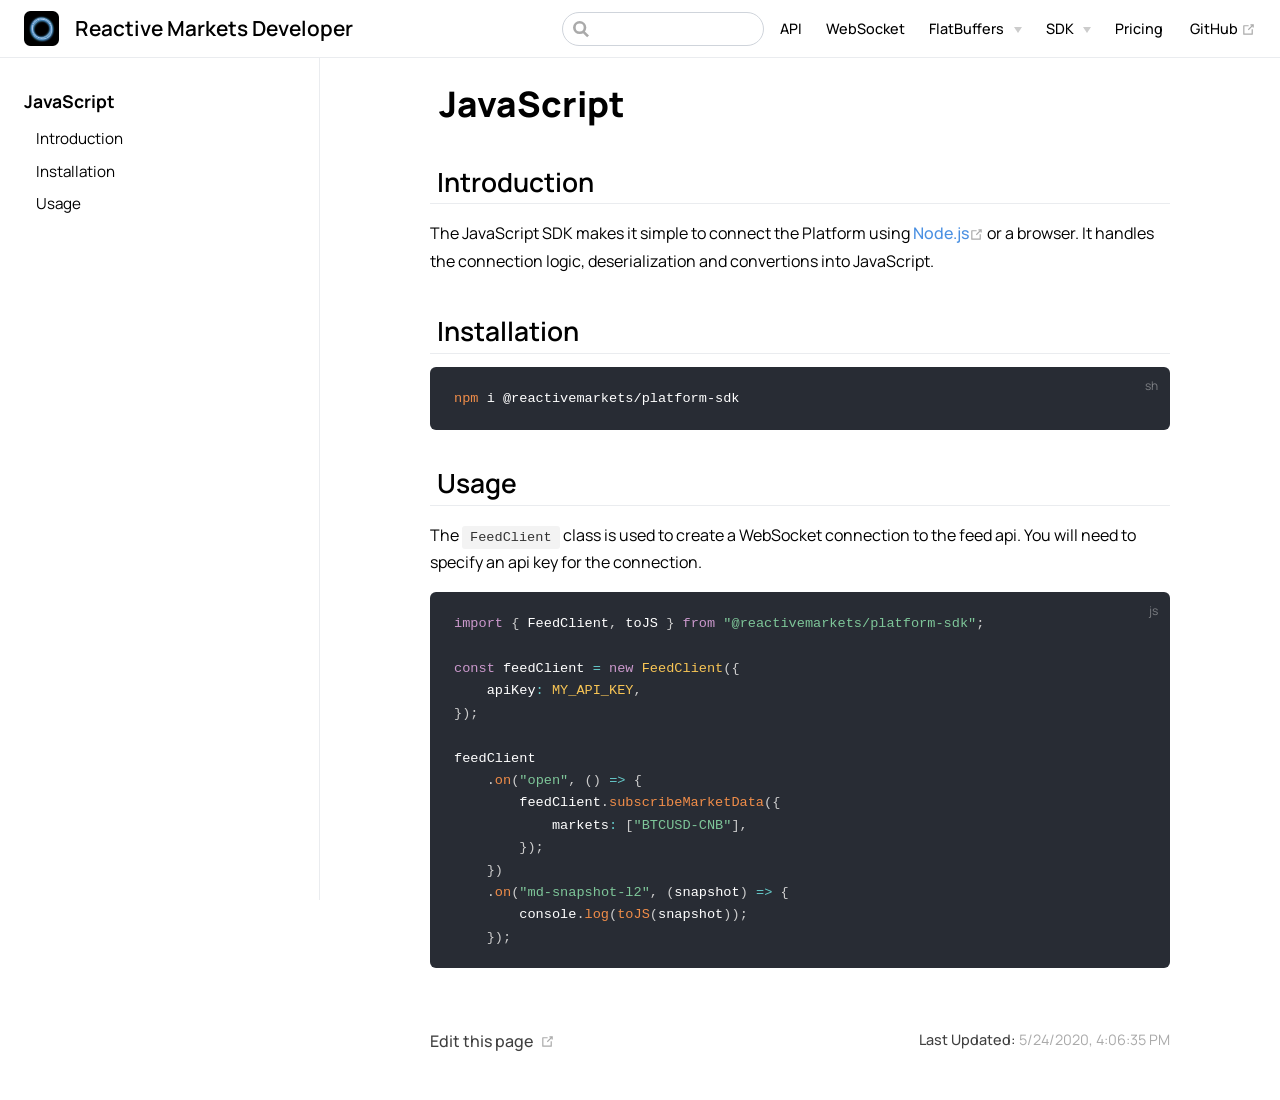
<file: sdk/js/index.html>
<!DOCTYPE html>
<html lang="en-US">
  <head>
    <meta charset="utf-8">
    <meta name="viewport" content="width=device-width,initial-scale=1">
    <title>JavaScript | Reactive Markets Developer</title>
    <meta name="generator" content="VuePress 1.5.0">
    <link rel="stylesheet" href="https://fonts.googleapis.com/css2?family=Manrope:wght@400;500;600;700;800&amp;display=swap">
    <link rel="icon" href="/favicon.ico">
    <link rel="manifest" href="/manifest.json">
    <link rel="apple-touch-icon" href="/icons/apple-touch-icon.png">
    <link rel="mask-icon" href="/icons/safari-pinned-tab.svg" color="#4A90E2">
    <meta name="description" content="Develop for the Reactive Markets Platform">
    <meta name="theme-color" content="#4A90E2">
    <meta name="apple-mobile-web-app-capable" content="yes">
    <meta name="apple-mobile-web-app-status-bar-style" content="black">
    <link rel="preload" href="/assets/css/0.styles.4841d2bb.css" as="style"><link rel="preload" href="/assets/js/app.a09b60b4.js" as="script"><link rel="preload" href="/assets/js/2.5ec4e8ac.js" as="script"><link rel="preload" href="/assets/js/12.51bd3eac.js" as="script"><link rel="preload" href="/assets/js/3.0a211d10.js" as="script"><link rel="prefetch" href="/assets/js/10.86ba8fa5.js"><link rel="prefetch" href="/assets/js/11.f64dc6d0.js"><link rel="prefetch" href="/assets/js/13.d62b8441.js"><link rel="prefetch" href="/assets/js/14.1a458a4b.js"><link rel="prefetch" href="/assets/js/15.879d51d2.js"><link rel="prefetch" href="/assets/js/4.adf018d3.js"><link rel="prefetch" href="/assets/js/5.9817a826.js"><link rel="prefetch" href="/assets/js/6.6c9a955a.js"><link rel="prefetch" href="/assets/js/7.914cb002.js"><link rel="prefetch" href="/assets/js/8.4ed3a662.js"><link rel="prefetch" href="/assets/js/9.4502d67e.js">
    <link rel="stylesheet" href="/assets/css/0.styles.4841d2bb.css">
  </head>
  <body>
    <div id="app" data-server-rendered="true"><div class="theme-container"><header class="navbar"><div class="sidebar-button"><svg xmlns="http://www.w3.org/2000/svg" aria-hidden="true" role="img" viewBox="0 0 448 512" class="icon"><path fill="currentColor" d="M436 124H12c-6.627 0-12-5.373-12-12V80c0-6.627 5.373-12 12-12h424c6.627 0 12 5.373 12 12v32c0 6.627-5.373 12-12 12zm0 160H12c-6.627 0-12-5.373-12-12v-32c0-6.627 5.373-12 12-12h424c6.627 0 12 5.373 12 12v32c0 6.627-5.373 12-12 12zm0 160H12c-6.627 0-12-5.373-12-12v-32c0-6.627 5.373-12 12-12h424c6.627 0 12 5.373 12 12v32c0 6.627-5.373 12-12 12z"></path></svg></div> <a href="/" class="home-link router-link-active"><img src="/favicon-64.png" alt="Reactive Markets Developer" class="logo"> <span class="site-name can-hide">Reactive Markets Developer</span></a> <div class="links"><div class="search-box"><input aria-label="Search" autocomplete="off" spellcheck="false" value=""> <!----></div> <nav class="nav-links can-hide"><div class="nav-item"><a href="/api/" class="nav-link">
  API
</a></div><div class="nav-item"><a href="/websocket/" class="nav-link">
  WebSocket
</a></div><div class="nav-item"><div class="dropdown-wrapper"><button type="button" aria-label="FlatBuffers" class="dropdown-title"><span class="title">FlatBuffers</span> <span class="arrow right"></span></button> <ul class="nav-dropdown" style="display:none;"><li class="dropdown-item"><!----> <a href="/flatbuffers/install/" class="nav-link">
  Install
</a></li><li class="dropdown-item"><!----> <a href="/flatbuffers/schema/" class="nav-link">
  Schema
</a></li></ul></div></div><div class="nav-item"><div class="dropdown-wrapper"><button type="button" aria-label="SDK" class="dropdown-title"><span class="title">SDK</span> <span class="arrow right"></span></button> <ul class="nav-dropdown" style="display:none;"><li class="dropdown-item"><!----> <a href="/sdk/java/" class="nav-link">
  Java
</a></li><li class="dropdown-item"><!----> <a href="/sdk/js/" class="nav-link router-link-exact-active router-link-active">
  JavaScript
</a></li><li class="dropdown-item"><!----> <a href="/sdk/py/" class="nav-link">
  Python
</a></li></ul></div></div><div class="nav-item"><a href="/pricing/" class="nav-link">
  Pricing
</a></div> <a href="https://github.com/reactivemarkets/developer" target="_blank" rel="noopener noreferrer" class="repo-link">
    GitHub
    <svg xmlns="http://www.w3.org/2000/svg" aria-hidden="true" x="0px" y="0px" viewBox="0 0 100 100" width="15" height="15" class="icon outbound"><path fill="currentColor" d="M18.8,85.1h56l0,0c2.2,0,4-1.8,4-4v-32h-8v28h-48v-48h28v-8h-32l0,0c-2.2,0-4,1.8-4,4v56C14.8,83.3,16.6,85.1,18.8,85.1z"></path> <polygon fill="currentColor" points="45.7,48.7 51.3,54.3 77.2,28.5 77.2,37.2 85.2,37.2 85.2,14.9 62.8,14.9 62.8,22.9 71.5,22.9"></polygon></svg></a></nav></div></header> <div class="sidebar-mask"></div> <aside class="sidebar"><nav class="nav-links"><div class="nav-item"><a href="/api/" class="nav-link">
  API
</a></div><div class="nav-item"><a href="/websocket/" class="nav-link">
  WebSocket
</a></div><div class="nav-item"><div class="dropdown-wrapper"><button type="button" aria-label="FlatBuffers" class="dropdown-title"><span class="title">FlatBuffers</span> <span class="arrow right"></span></button> <ul class="nav-dropdown" style="display:none;"><li class="dropdown-item"><!----> <a href="/flatbuffers/install/" class="nav-link">
  Install
</a></li><li class="dropdown-item"><!----> <a href="/flatbuffers/schema/" class="nav-link">
  Schema
</a></li></ul></div></div><div class="nav-item"><div class="dropdown-wrapper"><button type="button" aria-label="SDK" class="dropdown-title"><span class="title">SDK</span> <span class="arrow right"></span></button> <ul class="nav-dropdown" style="display:none;"><li class="dropdown-item"><!----> <a href="/sdk/java/" class="nav-link">
  Java
</a></li><li class="dropdown-item"><!----> <a href="/sdk/js/" class="nav-link router-link-exact-active router-link-active">
  JavaScript
</a></li><li class="dropdown-item"><!----> <a href="/sdk/py/" class="nav-link">
  Python
</a></li></ul></div></div><div class="nav-item"><a href="/pricing/" class="nav-link">
  Pricing
</a></div> <a href="https://github.com/reactivemarkets/developer" target="_blank" rel="noopener noreferrer" class="repo-link">
    GitHub
    <svg xmlns="http://www.w3.org/2000/svg" aria-hidden="true" x="0px" y="0px" viewBox="0 0 100 100" width="15" height="15" class="icon outbound"><path fill="currentColor" d="M18.8,85.1h56l0,0c2.2,0,4-1.8,4-4v-32h-8v28h-48v-48h28v-8h-32l0,0c-2.2,0-4,1.8-4,4v56C14.8,83.3,16.6,85.1,18.8,85.1z"></path> <polygon fill="currentColor" points="45.7,48.7 51.3,54.3 77.2,28.5 77.2,37.2 85.2,37.2 85.2,14.9 62.8,14.9 62.8,22.9 71.5,22.9"></polygon></svg></a></nav>  <ul class="sidebar-links"><li><section class="sidebar-group depth-0"><p class="sidebar-heading open"><span>JavaScript</span> <!----></p> <ul class="sidebar-links sidebar-group-items"><li><a href="/sdk/js/#introduction" class="sidebar-link">Introduction</a><ul class="sidebar-sub-headers"></ul></li><li><a href="/sdk/js/#installation" class="sidebar-link">Installation</a><ul class="sidebar-sub-headers"></ul></li><li><a href="/sdk/js/#usage" class="sidebar-link">Usage</a><ul class="sidebar-sub-headers"></ul></li></ul></section></li></ul> </aside> <main class="page"> <div class="theme-default-content content__default"><h1 id="javascript"><a href="#javascript" class="header-anchor">#</a> JavaScript</h1> <h2 id="introduction"><a href="#introduction" class="header-anchor">#</a> Introduction</h2> <p>The JavaScript SDK makes it simple to connect the Platform using <a href="https://nodejs.org/" target="_blank" rel="noopener noreferrer">Node.js<svg xmlns="http://www.w3.org/2000/svg" aria-hidden="true" x="0px" y="0px" viewBox="0 0 100 100" width="15" height="15" class="icon outbound"><path fill="currentColor" d="M18.8,85.1h56l0,0c2.2,0,4-1.8,4-4v-32h-8v28h-48v-48h28v-8h-32l0,0c-2.2,0-4,1.8-4,4v56C14.8,83.3,16.6,85.1,18.8,85.1z"></path> <polygon fill="currentColor" points="45.7,48.7 51.3,54.3 77.2,28.5 77.2,37.2 85.2,37.2 85.2,14.9 62.8,14.9 62.8,22.9 71.5,22.9"></polygon></svg></a> or a browser. It handles the connection logic, deserialization and convertions into JavaScript.</p> <h2 id="installation"><a href="#installation" class="header-anchor">#</a> Installation</h2> <div class="language-bash extra-class"><pre class="language-bash"><code><span class="token function">npm</span> i @reactivemarkets/platform-sdk
</code></pre></div><h2 id="usage"><a href="#usage" class="header-anchor">#</a> Usage</h2> <p>The <code>FeedClient</code> class is used to create a WebSocket connection to the feed api. You will need to specify an api key for the connection.</p> <div class="language-js extra-class"><pre class="language-js"><code><span class="token keyword">import</span> <span class="token punctuation">{</span> FeedClient<span class="token punctuation">,</span> toJS <span class="token punctuation">}</span> <span class="token keyword">from</span> <span class="token string">&quot;@reactivemarkets/platform-sdk&quot;</span><span class="token punctuation">;</span>

<span class="token keyword">const</span> feedClient <span class="token operator">=</span> <span class="token keyword">new</span> <span class="token class-name">FeedClient</span><span class="token punctuation">(</span><span class="token punctuation">{</span>
    apiKey<span class="token operator">:</span> <span class="token constant">MY_API_KEY</span><span class="token punctuation">,</span>
<span class="token punctuation">}</span><span class="token punctuation">)</span><span class="token punctuation">;</span>

feedClient
    <span class="token punctuation">.</span><span class="token function">on</span><span class="token punctuation">(</span><span class="token string">&quot;open&quot;</span><span class="token punctuation">,</span> <span class="token punctuation">(</span><span class="token punctuation">)</span> <span class="token operator">=&gt;</span> <span class="token punctuation">{</span>
        feedClient<span class="token punctuation">.</span><span class="token function">subscribeMarketData</span><span class="token punctuation">(</span><span class="token punctuation">{</span>
            markets<span class="token operator">:</span> <span class="token punctuation">[</span><span class="token string">&quot;BTCUSD-CNB&quot;</span><span class="token punctuation">]</span><span class="token punctuation">,</span>
        <span class="token punctuation">}</span><span class="token punctuation">)</span><span class="token punctuation">;</span>
    <span class="token punctuation">}</span><span class="token punctuation">)</span>
    <span class="token punctuation">.</span><span class="token function">on</span><span class="token punctuation">(</span><span class="token string">&quot;md-snapshot-l2&quot;</span><span class="token punctuation">,</span> <span class="token punctuation">(</span><span class="token parameter">snapshot</span><span class="token punctuation">)</span> <span class="token operator">=&gt;</span> <span class="token punctuation">{</span>
        console<span class="token punctuation">.</span><span class="token function">log</span><span class="token punctuation">(</span><span class="token function">toJS</span><span class="token punctuation">(</span>snapshot<span class="token punctuation">)</span><span class="token punctuation">)</span><span class="token punctuation">;</span>
    <span class="token punctuation">}</span><span class="token punctuation">)</span><span class="token punctuation">;</span>
</code></pre></div></div> <footer class="page-edit"><div class="edit-link"><a href="https://github.com/reactivemarkets/developer/edit/master/docs/sdk/js/README.md" target="_blank" rel="noopener noreferrer">Edit this page</a> <svg xmlns="http://www.w3.org/2000/svg" aria-hidden="true" x="0px" y="0px" viewBox="0 0 100 100" width="15" height="15" class="icon outbound"><path fill="currentColor" d="M18.8,85.1h56l0,0c2.2,0,4-1.8,4-4v-32h-8v28h-48v-48h28v-8h-32l0,0c-2.2,0-4,1.8-4,4v56C14.8,83.3,16.6,85.1,18.8,85.1z"></path> <polygon fill="currentColor" points="45.7,48.7 51.3,54.3 77.2,28.5 77.2,37.2 85.2,37.2 85.2,14.9 62.8,14.9 62.8,22.9 71.5,22.9"></polygon></svg></div> <div class="last-updated"><span class="prefix">Last Updated:</span> <span class="time">5/24/2020, 4:06:35 PM</span></div></footer> <!----> </main></div><div class="global-ui"><!----><!----></div></div>
    <script src="/assets/js/app.a09b60b4.js" defer></script><script src="/assets/js/2.5ec4e8ac.js" defer></script><script src="/assets/js/12.51bd3eac.js" defer></script><script src="/assets/js/3.0a211d10.js" defer></script>
  </body>
</html>
</file>
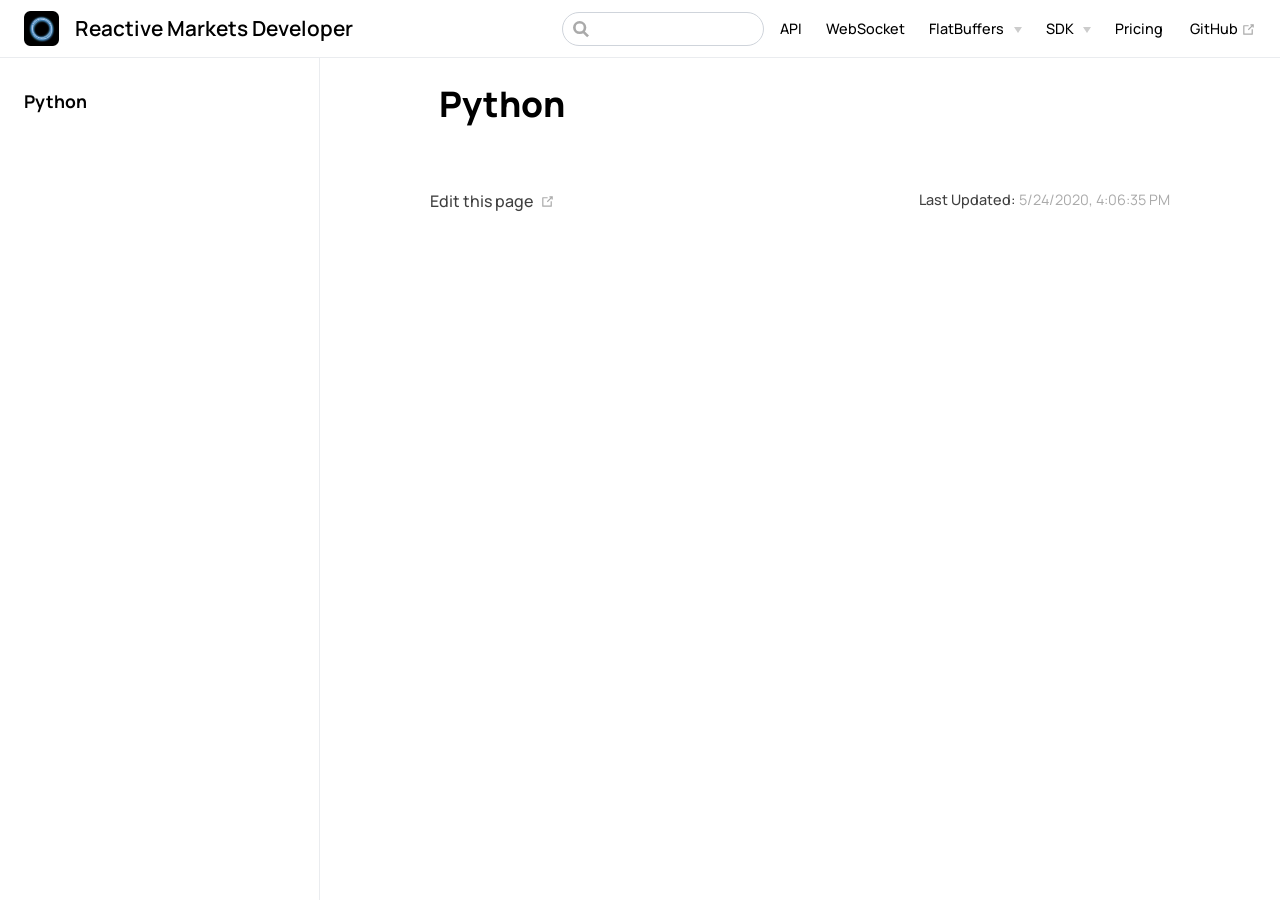
<file: sdk/py/index.html>
<!DOCTYPE html>
<html lang="en-US">
  <head>
    <meta charset="utf-8">
    <meta name="viewport" content="width=device-width,initial-scale=1">
    <title>Python | Reactive Markets Developer</title>
    <meta name="generator" content="VuePress 1.5.0">
    <link rel="stylesheet" href="https://fonts.googleapis.com/css2?family=Manrope:wght@400;500;600;700;800&amp;display=swap">
    <link rel="icon" href="/favicon.ico">
    <link rel="manifest" href="/manifest.json">
    <link rel="apple-touch-icon" href="/icons/apple-touch-icon.png">
    <link rel="mask-icon" href="/icons/safari-pinned-tab.svg" color="#4A90E2">
    <meta name="description" content="Develop for the Reactive Markets Platform">
    <meta name="theme-color" content="#4A90E2">
    <meta name="apple-mobile-web-app-capable" content="yes">
    <meta name="apple-mobile-web-app-status-bar-style" content="black">
    <link rel="preload" href="/assets/css/0.styles.4841d2bb.css" as="style"><link rel="preload" href="/assets/js/app.a09b60b4.js" as="script"><link rel="preload" href="/assets/js/2.5ec4e8ac.js" as="script"><link rel="preload" href="/assets/js/13.d62b8441.js" as="script"><link rel="preload" href="/assets/js/3.0a211d10.js" as="script"><link rel="prefetch" href="/assets/js/10.86ba8fa5.js"><link rel="prefetch" href="/assets/js/11.f64dc6d0.js"><link rel="prefetch" href="/assets/js/12.51bd3eac.js"><link rel="prefetch" href="/assets/js/14.1a458a4b.js"><link rel="prefetch" href="/assets/js/15.879d51d2.js"><link rel="prefetch" href="/assets/js/4.adf018d3.js"><link rel="prefetch" href="/assets/js/5.9817a826.js"><link rel="prefetch" href="/assets/js/6.6c9a955a.js"><link rel="prefetch" href="/assets/js/7.914cb002.js"><link rel="prefetch" href="/assets/js/8.4ed3a662.js"><link rel="prefetch" href="/assets/js/9.4502d67e.js">
    <link rel="stylesheet" href="/assets/css/0.styles.4841d2bb.css">
  </head>
  <body>
    <div id="app" data-server-rendered="true"><div class="theme-container"><header class="navbar"><div class="sidebar-button"><svg xmlns="http://www.w3.org/2000/svg" aria-hidden="true" role="img" viewBox="0 0 448 512" class="icon"><path fill="currentColor" d="M436 124H12c-6.627 0-12-5.373-12-12V80c0-6.627 5.373-12 12-12h424c6.627 0 12 5.373 12 12v32c0 6.627-5.373 12-12 12zm0 160H12c-6.627 0-12-5.373-12-12v-32c0-6.627 5.373-12 12-12h424c6.627 0 12 5.373 12 12v32c0 6.627-5.373 12-12 12zm0 160H12c-6.627 0-12-5.373-12-12v-32c0-6.627 5.373-12 12-12h424c6.627 0 12 5.373 12 12v32c0 6.627-5.373 12-12 12z"></path></svg></div> <a href="/" class="home-link router-link-active"><img src="/favicon-64.png" alt="Reactive Markets Developer" class="logo"> <span class="site-name can-hide">Reactive Markets Developer</span></a> <div class="links"><div class="search-box"><input aria-label="Search" autocomplete="off" spellcheck="false" value=""> <!----></div> <nav class="nav-links can-hide"><div class="nav-item"><a href="/api/" class="nav-link">
  API
</a></div><div class="nav-item"><a href="/websocket/" class="nav-link">
  WebSocket
</a></div><div class="nav-item"><div class="dropdown-wrapper"><button type="button" aria-label="FlatBuffers" class="dropdown-title"><span class="title">FlatBuffers</span> <span class="arrow right"></span></button> <ul class="nav-dropdown" style="display:none;"><li class="dropdown-item"><!----> <a href="/flatbuffers/install/" class="nav-link">
  Install
</a></li><li class="dropdown-item"><!----> <a href="/flatbuffers/schema/" class="nav-link">
  Schema
</a></li></ul></div></div><div class="nav-item"><div class="dropdown-wrapper"><button type="button" aria-label="SDK" class="dropdown-title"><span class="title">SDK</span> <span class="arrow right"></span></button> <ul class="nav-dropdown" style="display:none;"><li class="dropdown-item"><!----> <a href="/sdk/java/" class="nav-link">
  Java
</a></li><li class="dropdown-item"><!----> <a href="/sdk/js/" class="nav-link">
  JavaScript
</a></li><li class="dropdown-item"><!----> <a href="/sdk/py/" class="nav-link router-link-exact-active router-link-active">
  Python
</a></li></ul></div></div><div class="nav-item"><a href="/pricing/" class="nav-link">
  Pricing
</a></div> <a href="https://github.com/reactivemarkets/developer" target="_blank" rel="noopener noreferrer" class="repo-link">
    GitHub
    <svg xmlns="http://www.w3.org/2000/svg" aria-hidden="true" x="0px" y="0px" viewBox="0 0 100 100" width="15" height="15" class="icon outbound"><path fill="currentColor" d="M18.8,85.1h56l0,0c2.2,0,4-1.8,4-4v-32h-8v28h-48v-48h28v-8h-32l0,0c-2.2,0-4,1.8-4,4v56C14.8,83.3,16.6,85.1,18.8,85.1z"></path> <polygon fill="currentColor" points="45.7,48.7 51.3,54.3 77.2,28.5 77.2,37.2 85.2,37.2 85.2,14.9 62.8,14.9 62.8,22.9 71.5,22.9"></polygon></svg></a></nav></div></header> <div class="sidebar-mask"></div> <aside class="sidebar"><nav class="nav-links"><div class="nav-item"><a href="/api/" class="nav-link">
  API
</a></div><div class="nav-item"><a href="/websocket/" class="nav-link">
  WebSocket
</a></div><div class="nav-item"><div class="dropdown-wrapper"><button type="button" aria-label="FlatBuffers" class="dropdown-title"><span class="title">FlatBuffers</span> <span class="arrow right"></span></button> <ul class="nav-dropdown" style="display:none;"><li class="dropdown-item"><!----> <a href="/flatbuffers/install/" class="nav-link">
  Install
</a></li><li class="dropdown-item"><!----> <a href="/flatbuffers/schema/" class="nav-link">
  Schema
</a></li></ul></div></div><div class="nav-item"><div class="dropdown-wrapper"><button type="button" aria-label="SDK" class="dropdown-title"><span class="title">SDK</span> <span class="arrow right"></span></button> <ul class="nav-dropdown" style="display:none;"><li class="dropdown-item"><!----> <a href="/sdk/java/" class="nav-link">
  Java
</a></li><li class="dropdown-item"><!----> <a href="/sdk/js/" class="nav-link">
  JavaScript
</a></li><li class="dropdown-item"><!----> <a href="/sdk/py/" class="nav-link router-link-exact-active router-link-active">
  Python
</a></li></ul></div></div><div class="nav-item"><a href="/pricing/" class="nav-link">
  Pricing
</a></div> <a href="https://github.com/reactivemarkets/developer" target="_blank" rel="noopener noreferrer" class="repo-link">
    GitHub
    <svg xmlns="http://www.w3.org/2000/svg" aria-hidden="true" x="0px" y="0px" viewBox="0 0 100 100" width="15" height="15" class="icon outbound"><path fill="currentColor" d="M18.8,85.1h56l0,0c2.2,0,4-1.8,4-4v-32h-8v28h-48v-48h28v-8h-32l0,0c-2.2,0-4,1.8-4,4v56C14.8,83.3,16.6,85.1,18.8,85.1z"></path> <polygon fill="currentColor" points="45.7,48.7 51.3,54.3 77.2,28.5 77.2,37.2 85.2,37.2 85.2,14.9 62.8,14.9 62.8,22.9 71.5,22.9"></polygon></svg></a></nav>  <ul class="sidebar-links"><li><section class="sidebar-group depth-0"><p class="sidebar-heading open"><span>Python</span> <!----></p> <!----></section></li></ul> </aside> <main class="page"> <div class="theme-default-content content__default"><h1 id="python"><a href="#python" class="header-anchor">#</a> Python</h1></div> <footer class="page-edit"><div class="edit-link"><a href="https://github.com/reactivemarkets/developer/edit/master/docs/sdk/py/README.md" target="_blank" rel="noopener noreferrer">Edit this page</a> <svg xmlns="http://www.w3.org/2000/svg" aria-hidden="true" x="0px" y="0px" viewBox="0 0 100 100" width="15" height="15" class="icon outbound"><path fill="currentColor" d="M18.8,85.1h56l0,0c2.2,0,4-1.8,4-4v-32h-8v28h-48v-48h28v-8h-32l0,0c-2.2,0-4,1.8-4,4v56C14.8,83.3,16.6,85.1,18.8,85.1z"></path> <polygon fill="currentColor" points="45.7,48.7 51.3,54.3 77.2,28.5 77.2,37.2 85.2,37.2 85.2,14.9 62.8,14.9 62.8,22.9 71.5,22.9"></polygon></svg></div> <div class="last-updated"><span class="prefix">Last Updated:</span> <span class="time">5/24/2020, 4:06:35 PM</span></div></footer> <!----> </main></div><div class="global-ui"><!----><!----></div></div>
    <script src="/assets/js/app.a09b60b4.js" defer></script><script src="/assets/js/2.5ec4e8ac.js" defer></script><script src="/assets/js/13.d62b8441.js" defer></script><script src="/assets/js/3.0a211d10.js" defer></script>
  </body>
</html>
</file>
<file: assets/css/0.styles.4841d2bb.css>
.medium-zoom-overlay{z-index:100}.medium-zoom-overlay~img{z-index:101}code[class*=language-],pre[class*=language-]{color:#ccc;background:none;font-family:Consolas,Monaco,Andale Mono,Ubuntu Mono,monospace;font-size:1em;text-align:left;white-space:pre;word-spacing:normal;word-break:normal;word-wrap:normal;line-height:1.5;-moz-tab-size:4;-o-tab-size:4;tab-size:4;-webkit-hyphens:none;-ms-hyphens:none;hyphens:none}pre[class*=language-]{padding:1em;margin:.5em 0;overflow:auto}:not(pre)>code[class*=language-],pre[class*=language-]{background:#2d2d2d}:not(pre)>code[class*=language-]{padding:.1em;border-radius:.3em;white-space:normal}.token.block-comment,.token.cdata,.token.comment,.token.doctype,.token.prolog{color:#999}.token.punctuation{color:#ccc}.token.attr-name,.token.deleted,.token.namespace,.token.tag{color:#e2777a}.token.function-name{color:#6196cc}.token.boolean,.token.function,.token.number{color:#f08d49}.token.class-name,.token.constant,.token.property,.token.symbol{color:#f8c555}.token.atrule,.token.builtin,.token.important,.token.keyword,.token.selector{color:#cc99cd}.token.attr-value,.token.char,.token.regex,.token.string,.token.variable{color:#7ec699}.token.entity,.token.operator,.token.url{color:#67cdcc}.token.bold,.token.important{font-weight:700}.token.italic{font-style:italic}.token.entity{cursor:help}.token.inserted{color:green}.theme-default-content code{color:#333;padding:.25rem .5rem;margin:0;font-size:.85em;background-color:rgba(27,31,35,.05);border-radius:3px}.theme-default-content code .token.deleted{color:#ec5975}.theme-default-content code .token.inserted{color:#4a90e2}.theme-default-content pre,.theme-default-content pre[class*=language-]{line-height:1.4;padding:1.25rem 1.5rem;margin:.85rem 0;background-color:#282c34;border-radius:6px;overflow:auto}.theme-default-content pre[class*=language-] code,.theme-default-content pre code{color:#fff;padding:0;background-color:transparent;border-radius:0}div[class*=language-]{position:relative;background-color:#282c34;border-radius:6px}div[class*=language-] .highlight-lines{-webkit-user-select:none;-ms-user-select:none;user-select:none;padding-top:1.3rem;position:absolute;top:0;left:0;width:100%;line-height:1.4}div[class*=language-] .highlight-lines .highlighted{background-color:rgba(0,0,0,.66)}div[class*=language-] pre,div[class*=language-] pre[class*=language-]{background:transparent;position:relative;z-index:1}div[class*=language-]:before{position:absolute;z-index:3;top:.8em;right:1em;font-size:.75rem;color:hsla(0,0%,100%,.4)}div[class*=language-]:not(.line-numbers-mode) .line-numbers-wrapper{display:none}div[class*=language-].line-numbers-mode .highlight-lines .highlighted{position:relative}div[class*=language-].line-numbers-mode .highlight-lines .highlighted:before{content:" ";position:absolute;z-index:3;left:0;top:0;display:block;width:3.5rem;height:100%;background-color:rgba(0,0,0,.66)}div[class*=language-].line-numbers-mode pre{padding-left:4.5rem;vertical-align:middle}div[class*=language-].line-numbers-mode .line-numbers-wrapper{position:absolute;top:0;width:3.5rem;text-align:center;color:hsla(0,0%,100%,.3);padding:1.25rem 0;line-height:1.4}div[class*=language-].line-numbers-mode .line-numbers-wrapper br{-webkit-user-select:none;-ms-user-select:none;user-select:none}div[class*=language-].line-numbers-mode .line-numbers-wrapper .line-number{position:relative;z-index:4;-webkit-user-select:none;-ms-user-select:none;user-select:none;font-size:.85em}div[class*=language-].line-numbers-mode:after{content:"";position:absolute;z-index:2;top:0;left:0;width:3.5rem;height:100%;border-radius:6px 0 0 6px;border-right:1px solid rgba(0,0,0,.66);background-color:#282c34}div[class~=language-js]:before{content:"js"}div[class~=language-ts]:before{content:"ts"}div[class~=language-html]:before{content:"html"}div[class~=language-md]:before{content:"md"}div[class~=language-vue]:before{content:"vue"}div[class~=language-css]:before{content:"css"}div[class~=language-sass]:before{content:"sass"}div[class~=language-scss]:before{content:"scss"}div[class~=language-less]:before{content:"less"}div[class~=language-stylus]:before{content:"stylus"}div[class~=language-go]:before{content:"go"}div[class~=language-java]:before{content:"java"}div[class~=language-c]:before{content:"c"}div[class~=language-sh]:before{content:"sh"}div[class~=language-yaml]:before{content:"yaml"}div[class~=language-py]:before{content:"py"}div[class~=language-docker]:before{content:"docker"}div[class~=language-dockerfile]:before{content:"dockerfile"}div[class~=language-makefile]:before{content:"makefile"}div[class~=language-javascript]:before{content:"js"}div[class~=language-typescript]:before{content:"ts"}div[class~=language-markup]:before{content:"html"}div[class~=language-markdown]:before{content:"md"}div[class~=language-json]:before{content:"json"}div[class~=language-ruby]:before{content:"rb"}div[class~=language-python]:before{content:"py"}div[class~=language-bash]:before{content:"sh"}div[class~=language-php]:before{content:"php"}.custom-block .custom-block-title{font-weight:600;margin-bottom:-.4rem}.custom-block.danger,.custom-block.tip,.custom-block.warning{padding:.1rem 1.5rem;border-left-width:.5rem;border-left-style:solid;margin:1rem 0}.custom-block.tip{background-color:#f3f5f7;border-color:#42b983}.custom-block.warning{background-color:rgba(255,229,100,.3);border-color:#e7c000;color:#6b5900}.custom-block.warning .custom-block-title{color:#b29400}.custom-block.warning a{color:#000}.custom-block.danger{background-color:#ffe6e6;border-color:#c00;color:#4d0000}.custom-block.danger .custom-block-title{color:#900}.custom-block.danger a{color:#000}.custom-block.details{display:block;position:relative;border-radius:2px;margin:1.6em 0;padding:1.6em;background-color:#eee}.custom-block.details h4{margin-top:0}.custom-block.details figure:last-child,.custom-block.details p:last-child{margin-bottom:0;padding-bottom:0}.custom-block.details summary{outline:none;cursor:pointer}.arrow{display:inline-block;width:0;height:0}.arrow.up{border-bottom:6px solid #ccc}.arrow.down,.arrow.up{border-left:4px solid transparent;border-right:4px solid transparent}.arrow.down{border-top:6px solid #ccc}.arrow.right{border-left:6px solid #ccc}.arrow.left,.arrow.right{border-top:4px solid transparent;border-bottom:4px solid transparent}.arrow.left{border-right:6px solid #ccc}.theme-default-content:not(.custom){max-width:740px;margin:0 auto;padding:2rem 2.5rem}@media (max-width:959px){.theme-default-content:not(.custom){padding:2rem}}@media (max-width:419px){.theme-default-content:not(.custom){padding:1.5rem}}.table-of-contents .badge{vertical-align:middle}body,html{padding:0;margin:0;background-color:#fff}body{font-family:-apple-system,BlinkMacSystemFont,Segoe UI,Roboto,Oxygen,Ubuntu,Cantarell,Fira Sans,Droid Sans,Helvetica Neue,sans-serif;-webkit-font-smoothing:antialiased;-moz-osx-font-smoothing:grayscale;font-size:16px;color:#000}.page{padding-left:20rem}.navbar{z-index:20;right:0;height:3.6rem;background-color:#fff;box-sizing:border-box;border-bottom:1px solid #eaecef}.navbar,.sidebar-mask{position:fixed;top:0;left:0}.sidebar-mask{z-index:9;width:100vw;height:100vh;display:none}.sidebar{font-size:16px;background-color:#fff;width:20rem;position:fixed;z-index:10;margin:0;top:3.6rem;left:0;bottom:0;box-sizing:border-box;border-right:1px solid #eaecef;overflow-y:auto}.theme-default-content:not(.custom)>:first-child{margin-top:3.6rem}.theme-default-content:not(.custom) a:hover{text-decoration:underline}.theme-default-content:not(.custom) p.demo{padding:1rem 1.5rem;border:1px solid #ddd;border-radius:4px}.theme-default-content:not(.custom) img{max-width:100%}.theme-default-content.custom{padding:0;margin:0}.theme-default-content.custom img{max-width:100%}a{font-weight:500;text-decoration:none}a,p a code{color:#4a90e2}p a code{font-weight:400}kbd{background:#eee;border:.15rem solid #ddd;border-bottom:.25rem solid #ddd;border-radius:.15rem;padding:0 .15em}blockquote{font-size:1rem;color:#999;border-left:.2rem solid #dfe2e5;margin:1rem 0;padding:.25rem 0 .25rem 1rem}blockquote>p{margin:0}ol,ul{padding-left:1.2em}strong{font-weight:600}h1,h2,h3,h4,h5,h6{font-weight:600;line-height:1.25}.theme-default-content:not(.custom)>h1,.theme-default-content:not(.custom)>h2,.theme-default-content:not(.custom)>h3,.theme-default-content:not(.custom)>h4,.theme-default-content:not(.custom)>h5,.theme-default-content:not(.custom)>h6{margin-top:-3.1rem;padding-top:4.6rem;margin-bottom:0}.theme-default-content:not(.custom)>h1:first-child,.theme-default-content:not(.custom)>h2:first-child,.theme-default-content:not(.custom)>h3:first-child,.theme-default-content:not(.custom)>h4:first-child,.theme-default-content:not(.custom)>h5:first-child,.theme-default-content:not(.custom)>h6:first-child{margin-top:-1.5rem;margin-bottom:1rem}.theme-default-content:not(.custom)>h1:first-child+.custom-block,.theme-default-content:not(.custom)>h1:first-child+p,.theme-default-content:not(.custom)>h1:first-child+pre,.theme-default-content:not(.custom)>h2:first-child+.custom-block,.theme-default-content:not(.custom)>h2:first-child+p,.theme-default-content:not(.custom)>h2:first-child+pre,.theme-default-content:not(.custom)>h3:first-child+.custom-block,.theme-default-content:not(.custom)>h3:first-child+p,.theme-default-content:not(.custom)>h3:first-child+pre,.theme-default-content:not(.custom)>h4:first-child+.custom-block,.theme-default-content:not(.custom)>h4:first-child+p,.theme-default-content:not(.custom)>h4:first-child+pre,.theme-default-content:not(.custom)>h5:first-child+.custom-block,.theme-default-content:not(.custom)>h5:first-child+p,.theme-default-content:not(.custom)>h5:first-child+pre,.theme-default-content:not(.custom)>h6:first-child+.custom-block,.theme-default-content:not(.custom)>h6:first-child+p,.theme-default-content:not(.custom)>h6:first-child+pre{margin-top:2rem}h1:hover .header-anchor,h2:hover .header-anchor,h3:hover .header-anchor,h4:hover .header-anchor,h5:hover .header-anchor,h6:hover .header-anchor{opacity:1}h1{font-size:2.2rem}h2{font-size:1.65rem;padding-bottom:.3rem;border-bottom:1px solid #eaecef}h3{font-size:1.35rem}a.header-anchor{font-size:.85em;float:left;margin-left:-.87em;padding-right:.23em;margin-top:.125em;opacity:0}a.header-anchor:hover{text-decoration:none}.line-number,code,kbd{font-family:source-code-pro,Menlo,Monaco,Consolas,Courier New,monospace}ol,p,ul{line-height:1.7}hr{border:0;border-top:1px solid #eaecef}table{border-collapse:collapse;margin:1rem 0;display:block;overflow-x:auto}tr{border-top:1px solid #dfe2e5}tr:nth-child(2n){background-color:#f6f8fa}td,th{border:1px solid #dfe2e5;padding:.6em 1em}.theme-container.sidebar-open .sidebar-mask{display:block}.theme-container.no-navbar .theme-default-content:not(.custom)>h1,.theme-container.no-navbar h2,.theme-container.no-navbar h3,.theme-container.no-navbar h4,.theme-container.no-navbar h5,.theme-container.no-navbar h6{margin-top:1.5rem;padding-top:0}.theme-container.no-navbar .sidebar{top:0}@media (min-width:720px){.theme-container.no-sidebar .sidebar{display:none}.theme-container.no-sidebar .page{padding-left:0}}@media (max-width:959px){.sidebar{font-size:15px;width:16.4rem}.page{padding-left:16.4rem}}@media (max-width:719px){.sidebar{top:0;padding-top:3.6rem;transform:translateX(-100%);transition:transform .2s ease}.page{padding-left:0}.theme-container.sidebar-open .sidebar{transform:translateX(0)}.theme-container.no-navbar .sidebar{padding-top:0}}@media (max-width:419px){h1{font-size:1.9rem}.theme-default-content div[class*=language-]{margin:.85rem -1.5rem;border-radius:0}}body{font-family:Manrope,-apple-system,BlinkMacSystemFont,Segoe UI,Roboto,Oxygen,Ubuntu,Cantarell,Fira Sans,Droid Sans,Helvetica Neue,sans-serif}h1{font-weight:800}html{scroll-behavior:smooth}.go-to-top[data-v-5fd4ef0c]{cursor:pointer;position:fixed;bottom:2rem;right:2.5rem;width:2rem;color:#4a90e2;z-index:1}.go-to-top[data-v-5fd4ef0c]:hover{color:#80b1eb}@media (max-width:959px){.go-to-top[data-v-5fd4ef0c]{display:none}}.fade-enter-active[data-v-5fd4ef0c],.fade-leave-active[data-v-5fd4ef0c]{transition:opacity .3s}.fade-enter[data-v-5fd4ef0c],.fade-leave-to[data-v-5fd4ef0c]{opacity:0}#nprogress{pointer-events:none}#nprogress .bar{background:#4a90e2;position:fixed;z-index:1031;top:0;left:0;width:100%;height:2px}#nprogress .peg{display:block;position:absolute;right:0;width:100px;height:100%;box-shadow:0 0 10px #4a90e2,0 0 5px #4a90e2;opacity:1;transform:rotate(3deg) translateY(-4px)}#nprogress .spinner{display:block;position:fixed;z-index:1031;top:15px;right:15px}#nprogress .spinner-icon{width:18px;height:18px;box-sizing:border-box;border-color:#4a90e2 transparent transparent #4a90e2;border-style:solid;border-width:2px;border-radius:50%;-webkit-animation:nprogress-spinner .4s linear infinite;animation:nprogress-spinner .4s linear infinite}.nprogress-custom-parent{overflow:hidden;position:relative}.nprogress-custom-parent #nprogress .bar,.nprogress-custom-parent #nprogress .spinner{position:absolute}@-webkit-keyframes nprogress-spinner{0%{transform:rotate(0deg)}to{transform:rotate(1turn)}}@keyframes nprogress-spinner{0%{transform:rotate(0deg)}to{transform:rotate(1turn)}}.icon.outbound{color:#aaa;display:inline-block;vertical-align:middle;position:relative;top:-1px}.home{padding:3.6rem 2rem 0;max-width:960px;margin:0 auto;display:block}.home .hero{text-align:center}.home .hero img{max-width:100%;max-height:280px;display:block;margin:3rem auto 1.5rem}.home .hero h1{font-size:3rem}.home .hero .action,.home .hero .description,.home .hero h1{margin:1.8rem auto}.home .hero .description{max-width:35rem;font-size:1.6rem;line-height:1.3;color:#666}.home .hero .action-button{display:inline-block;font-size:1.2rem;color:#fff;background-color:#4a90e2;padding:.8rem 1.6rem;border-radius:4px;transition:background-color .1s ease;box-sizing:border-box;border-bottom:1px solid #3080de}.home .hero .action-button:hover{background-color:#5c9be5}.home .features{border-top:1px solid #eaecef;padding:1.2rem 0;margin-top:2.5rem;display:flex;flex-wrap:wrap;align-items:flex-start;align-content:stretch;justify-content:space-between}.home .feature{flex-grow:1;flex-basis:30%;max-width:30%}.home .feature h2{font-size:1.4rem;font-weight:500;border-bottom:none;padding-bottom:0;color:#1a1a1a}.home .feature p{color:#404040}.home .footer{padding:2.5rem;border-top:1px solid #eaecef;text-align:center;color:#404040}@media (max-width:719px){.home .features{flex-direction:column}.home .feature{max-width:100%;padding:0 2.5rem}}@media (max-width:419px){.home{padding-left:1.5rem;padding-right:1.5rem}.home .hero img{max-height:210px;margin:2rem auto 1.2rem}.home .hero h1{font-size:2rem}.home .hero .action,.home .hero .description,.home .hero h1{margin:1.2rem auto}.home .hero .description{font-size:1.2rem}.home .hero .action-button{font-size:1rem;padding:.6rem 1.2rem}.home .feature h2{font-size:1.25rem}}.search-box{display:inline-block;position:relative;margin-right:1rem}.search-box input{cursor:text;width:10rem;height:2rem;color:#404040;display:inline-block;border:1px solid #cfd4db;border-radius:2rem;font-size:.9rem;line-height:2rem;padding:0 .5rem 0 2rem;outline:none;transition:all .2s ease;background:#fff url(/assets/img/search.83621669.svg) .6rem .5rem no-repeat;background-size:1rem}.search-box input:focus{cursor:auto;border-color:#4a90e2}.search-box .suggestions{background:#fff;width:20rem;position:absolute;top:2rem;border:1px solid #cfd4db;border-radius:6px;padding:.4rem;list-style-type:none}.search-box .suggestions.align-right{right:0}.search-box .suggestion{line-height:1.4;padding:.4rem .6rem;border-radius:4px;cursor:pointer}.search-box .suggestion a{white-space:normal;color:#595959}.search-box .suggestion a .page-title{font-weight:600}.search-box .suggestion a .header{font-size:.9em;margin-left:.25em}.search-box .suggestion.focused{background-color:#f3f4f5}.search-box .suggestion.focused a{color:#4a90e2}@media (max-width:959px){.search-box input{cursor:pointer;width:0;border-color:transparent;position:relative}.search-box input:focus{cursor:text;left:0;width:10rem}}@media (-ms-high-contrast:none){.search-box input{height:2rem}}@media (max-width:959px) and (min-width:719px){.search-box .suggestions{left:0}}@media (max-width:719px){.search-box{margin-right:0}.search-box input{left:1rem}.search-box .suggestions{right:0}}@media (max-width:419px){.search-box .suggestions{width:calc(100vw - 4rem)}.search-box input:focus{width:8rem}}.sidebar-button{cursor:pointer;display:none;width:1.25rem;height:1.25rem;position:absolute;padding:.6rem;top:.6rem;left:1rem}.sidebar-button .icon{display:block;width:1.25rem;height:1.25rem}@media (max-width:719px){.sidebar-button{display:block}}.dropdown-enter,.dropdown-leave-to{height:0!important}.dropdown-wrapper{cursor:pointer}.dropdown-wrapper .dropdown-title{display:block;font-size:.9rem;font-family:inherit;cursor:inherit;padding:inherit;line-height:1.4rem;background:transparent;border:none;font-weight:500;color:#000}.dropdown-wrapper .dropdown-title:hover{border-color:transparent}.dropdown-wrapper .dropdown-title .arrow{vertical-align:middle;margin-top:-1px;margin-left:.4rem}.dropdown-wrapper .nav-dropdown .dropdown-item{color:inherit;line-height:1.7rem}.dropdown-wrapper .nav-dropdown .dropdown-item h4{margin:.45rem 0 0;border-top:1px solid #eee;padding:.45rem 1.5rem 0 1.25rem}.dropdown-wrapper .nav-dropdown .dropdown-item .dropdown-subitem-wrapper{padding:0;list-style:none}.dropdown-wrapper .nav-dropdown .dropdown-item .dropdown-subitem-wrapper .dropdown-subitem{font-size:.9em}.dropdown-wrapper .nav-dropdown .dropdown-item a{display:block;line-height:1.7rem;position:relative;border-bottom:none;font-weight:400;margin-bottom:0;padding:0 1.5rem 0 1.25rem}.dropdown-wrapper .nav-dropdown .dropdown-item a.router-link-active,.dropdown-wrapper .nav-dropdown .dropdown-item a:hover{color:#4a90e2}.dropdown-wrapper .nav-dropdown .dropdown-item a.router-link-active:after{content:"";width:0;height:0;border-left:5px solid #4a90e2;border-top:3px solid transparent;border-bottom:3px solid transparent;position:absolute;top:calc(50% - 2px);left:9px}.dropdown-wrapper .nav-dropdown .dropdown-item:first-child h4{margin-top:0;padding-top:0;border-top:0}@media (max-width:719px){.dropdown-wrapper.open .dropdown-title{margin-bottom:.5rem}.dropdown-wrapper .dropdown-title{font-weight:600;font-size:inherit}.dropdown-wrapper .dropdown-title:hover{color:#4a90e2}.dropdown-wrapper .nav-dropdown{transition:height .1s ease-out;overflow:hidden}.dropdown-wrapper .nav-dropdown .dropdown-item h4{border-top:0;margin-top:0;padding-top:0}.dropdown-wrapper .nav-dropdown .dropdown-item>a,.dropdown-wrapper .nav-dropdown .dropdown-item h4{font-size:15px;line-height:2rem}.dropdown-wrapper .nav-dropdown .dropdown-item .dropdown-subitem{font-size:14px;padding-left:1rem}}@media (min-width:719px){.dropdown-wrapper{height:1.8rem}.dropdown-wrapper.open .nav-dropdown,.dropdown-wrapper:hover .nav-dropdown{display:block!important}.dropdown-wrapper.open:blur{display:none}.dropdown-wrapper .dropdown-title .arrow{border-left:4px solid transparent;border-right:4px solid transparent;border-top:6px solid #ccc;border-bottom:0}.dropdown-wrapper .nav-dropdown{display:none;height:auto!important;box-sizing:border-box;max-height:calc(100vh - 2.7rem);overflow-y:auto;position:absolute;top:100%;right:0;background-color:#fff;padding:.6rem 0;border:1px solid;border-color:#ddd #ddd #ccc;text-align:left;border-radius:.25rem;white-space:nowrap;margin:0}}.nav-links{display:inline-block}.nav-links a{line-height:1.4rem;color:inherit}.nav-links a.router-link-active,.nav-links a:hover{color:#4a90e2}.nav-links .nav-item{position:relative;display:inline-block;margin-left:1.5rem;line-height:2rem}.nav-links .nav-item:first-child{margin-left:0}.nav-links .repo-link{margin-left:1.5rem}@media (max-width:719px){.nav-links .nav-item,.nav-links .repo-link{margin-left:0}}@media (min-width:719px){.nav-links a.router-link-active,.nav-links a:hover{color:#000}.nav-item>a:not(.external).router-link-active,.nav-item>a:not(.external):hover{margin-bottom:-2px;border-bottom:2px solid #5899e4}}.navbar{padding:.7rem 1.5rem;line-height:2.2rem}.navbar a,.navbar img,.navbar span{display:inline-block}.navbar .logo{height:2.2rem;min-width:2.2rem;margin-right:.8rem;vertical-align:top}.navbar .site-name{font-size:1.3rem;font-weight:600;color:#000;position:relative}.navbar .links{padding-left:1.5rem;box-sizing:border-box;background-color:#fff;white-space:nowrap;font-size:.9rem;position:absolute;right:1.5rem;top:.7rem;display:flex}.navbar .links .search-box{flex:0 0 auto;vertical-align:top}@media (max-width:719px){.navbar{padding-left:4rem}.navbar .can-hide{display:none}.navbar .links{padding-left:1.5rem}.navbar .site-name{width:calc(100vw - 9.4rem);overflow:hidden;white-space:nowrap;text-overflow:ellipsis}}.page-edit{max-width:740px;margin:0 auto;padding:2rem 2.5rem}@media (max-width:959px){.page-edit{padding:2rem}}@media (max-width:419px){.page-edit{padding:1.5rem}}.page-edit{padding-top:1rem;padding-bottom:1rem;overflow:auto}.page-edit .edit-link{display:inline-block}.page-edit .edit-link a{color:#404040;margin-right:.25rem}.page-edit .last-updated{float:right;font-size:.9em}.page-edit .last-updated .prefix{font-weight:500;color:#404040}.page-edit .last-updated .time{font-weight:400;color:#aaa}@media (max-width:719px){.page-edit .edit-link{margin-bottom:.5rem}.page-edit .last-updated{font-size:.8em;float:none;text-align:left}}.page-nav{max-width:740px;margin:0 auto;padding:2rem 2.5rem}@media (max-width:959px){.page-nav{padding:2rem}}@media (max-width:419px){.page-nav{padding:1.5rem}}.page-nav{padding-top:1rem;padding-bottom:0}.page-nav .inner{min-height:2rem;margin-top:0;border-top:1px solid #eaecef;padding-top:1rem;overflow:auto}.page-nav .next{float:right}.page{padding-bottom:2rem;display:block}.sidebar-group .sidebar-group{padding-left:.5em}.sidebar-group:not(.collapsable) .sidebar-heading:not(.clickable){cursor:auto;color:inherit}.sidebar-group.is-sub-group{padding-left:0}.sidebar-group.is-sub-group>.sidebar-heading{font-size:.95em;line-height:1.4;font-weight:400;padding-left:2rem}.sidebar-group.is-sub-group>.sidebar-heading:not(.clickable){opacity:.5}.sidebar-group.is-sub-group>.sidebar-group-items{padding-left:1rem}.sidebar-group.is-sub-group>.sidebar-group-items>li>.sidebar-link{font-size:.95em;border-left:none}.sidebar-group.depth-2>.sidebar-heading{border-left:none}.sidebar-heading{color:#000;transition:color .15s ease;cursor:pointer;font-size:1.1em;font-weight:700;padding:.35rem 1.5rem .35rem 1.25rem;width:100%;box-sizing:border-box;margin:0;border-left:.25rem solid transparent}.sidebar-heading.open,.sidebar-heading:hover{color:inherit}.sidebar-heading .arrow{position:relative;top:-.12em;left:.5em}.sidebar-heading.clickable.active{font-weight:600;color:#4a90e2;border-left-color:#4a90e2}.sidebar-heading.clickable:hover{color:#4a90e2}.sidebar-group-items{transition:height .1s ease-out;font-size:.95em;overflow:hidden}.sidebar .sidebar-sub-headers{padding-left:1rem;font-size:.95em}a.sidebar-link{font-size:1em;font-weight:400;display:inline-block;color:#000;border-left:.25rem solid transparent;padding:.35rem 1rem .35rem 1.25rem;line-height:1.4;width:100%;box-sizing:border-box}a.sidebar-link:hover{color:#4a90e2}a.sidebar-link.active{font-weight:600;color:#4a90e2;border-left-color:#4a90e2}.sidebar-group a.sidebar-link{padding-left:2rem}.sidebar-sub-headers a.sidebar-link{padding-top:.25rem;padding-bottom:.25rem;border-left:none}.sidebar-sub-headers a.sidebar-link.active{font-weight:500}.sidebar ul{padding:0;margin:0;list-style-type:none}.sidebar a{display:inline-block}.sidebar .nav-links{display:none;border-bottom:1px solid #eaecef;padding:.5rem 0 .75rem}.sidebar .nav-links a{font-weight:600}.sidebar .nav-links .nav-item,.sidebar .nav-links .repo-link{display:block;line-height:1.25rem;font-size:1.1em;padding:.5rem 0 .5rem 1.5rem}.sidebar>.sidebar-links{padding:1.5rem 0}.sidebar>.sidebar-links>li>a.sidebar-link{font-size:1.1em;line-height:1.7;font-weight:700}.sidebar>.sidebar-links>li:not(:first-child){margin-top:.75rem}@media (max-width:719px){.sidebar .nav-links{display:block}.sidebar .nav-links .dropdown-wrapper .nav-dropdown .dropdown-item a.router-link-active:after{top:calc(1rem - 2px)}.sidebar>.sidebar-links{padding:1rem 0}}.badge[data-v-15b7b770]{display:inline-block;font-size:14px;height:18px;line-height:18px;border-radius:3px;padding:0 6px;color:#fff}.badge.green[data-v-15b7b770],.badge.tip[data-v-15b7b770],.badge[data-v-15b7b770]{background-color:#42b983}.badge.error[data-v-15b7b770]{background-color:#da5961}.badge.warn[data-v-15b7b770],.badge.warning[data-v-15b7b770],.badge.yellow[data-v-15b7b770]{background-color:#e7c000}.badge+.badge[data-v-15b7b770]{margin-left:5px}.sw-update-popup[data-v-03f17113]{position:fixed;right:1em;bottom:1em;padding:1em;border:1px solid #3eaf7c;border-radius:3px;background:#fff;box-shadow:0 4px 16px rgba(0,0,0,.5);text-align:center;z-index:2}.sw-update-popup>button[data-v-03f17113]{margin-top:.5em;padding:.25em 2em}.sw-update-popup-enter-active[data-v-03f17113],.sw-update-popup-leave-active[data-v-03f17113]{transition:opacity .3s,transform .3s}.sw-update-popup-enter[data-v-03f17113],.sw-update-popup-leave-to[data-v-03f17113]{opacity:0;transform:translateY(50%) scale(.5)}
</file>
